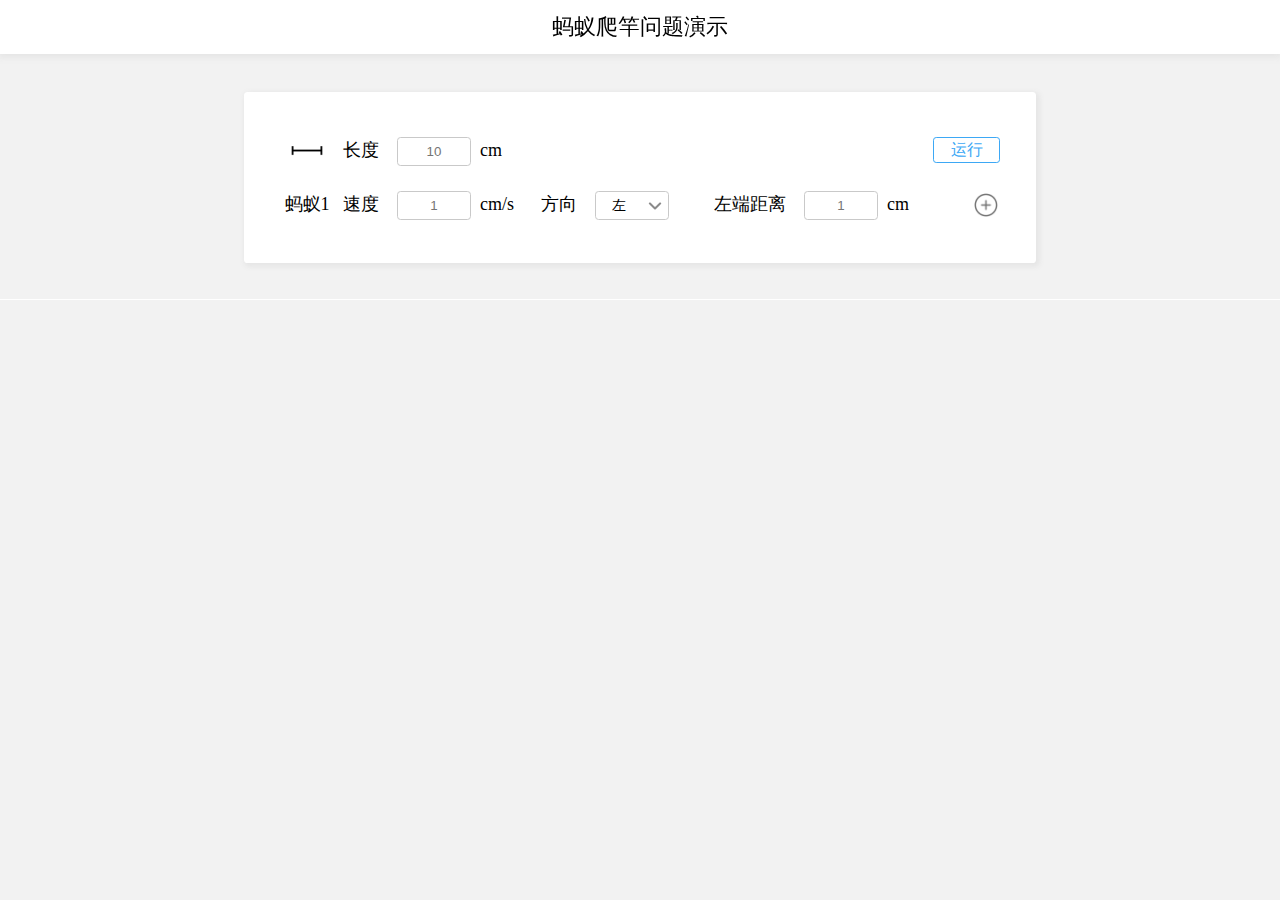
<file: web/index.html>
<!DOCTYPE html>
<html>
<head>
    <title>AntsPole</title>
    <meta charset="UTF-8">
    <link rel="stylesheet" type="text/css" href="./css/index.css">
</head>
<body>
<div class="body">
    <div class="header">蚂蚁爬竿问题演示</div>
    <div class="main">
        <div class="main-content">
            <div class="panel1">
                <div class="panel1-line">
                    <div class="panel1-line-icon"></div>
                    <div class="panel1-line-item">长度</div>
                    <div class="panel1-line-input-box">
                        <input class="panel1-line-input" placeholder="10" id="pole-len">
                    </div>
                    <div class="panel1-line-item">cm</div>
                    <div class="run-button">运行</div>
                </div>
                <div class="panel1-line">
                    <div class="panel1-line-icon panel1-line-ant-name">蚂蚁1</div>
                    <div class="panel1-line-item">速度</div>
                    <div class="panel1-line-input-box">
                        <input class="panel1-line-input ant-speed" placeholder="1">
                    </div>
                    <div class="panel1-line-item">cm/s</div>
                    <div class="panel1-line-item">方向</div>
                    <div class="panel1-line-switch-box">
                        <div class="panel1-line-switch-item">
                            <div class="panel1-line-switched">左</div>
                            <div class="panel1-line-bottom-arrow"></div>
                        </div>
                        <div class="panel1-line-switch-items-hidden">
                            <div class="panel1-line-switch-item-hidden switch-left" >左</div>
                            <div class="panel1-line-switch-item-hidden switch-right">右</div>
                            <div class="panel1-line-switch-item-hidden switch-both">随机</div>
                        </div>
                    </div>
                    <div class="panel1-line-item">&nbsp;&nbsp;</div>
                    <div class="panel1-line-item">左端距离</div>
                    <div class="panel1-line-input-box">
                        <input class="panel1-line-input ant-dist" placeholder="1">
                    </div>
                    <div class="panel1-line-item">cm</div>
                    <div class="panel1-line-add" id="add-ant"></div>
                </div>
                <div class="panel1-line">
                    <div class="panel1-line-icon panel1-line-ant-name">蚂蚁2</div>
                    <div class="panel1-line-item">速度</div>
                    <div class="panel1-line-input-box">
                        <input class="panel1-line-input ant-speed">
                    </div>
                    <div class="panel1-line-item">cm/s</div>
                    <div class="panel1-line-item">方向</div>
                    <div class="panel1-line-switch-box">
                        <div class="panel1-line-switch-item">
                            <div class="panel1-line-switched">左</div>
                            <div class="panel1-line-bottom-arrow"></div>
                        </div>
                        <div class="panel1-line-switch-items-hidden">
                            <div class="panel1-line-switch-item-hidden switch-left">左</div>
                            <div class="panel1-line-switch-item-hidden switch-right">右</div>
                            <div class="panel1-line-switch-item-hidden switch-both">均可</div>
                        </div>
                    </div>
                    <div class="panel1-line-item">&nbsp;&nbsp;</div>
                    <div class="panel1-line-item">左端距离</div>
                    <div class="panel1-line-input-box">
                        <input class="panel1-line-input ant-dist">
                    </div>
                    <div class="panel1-line-item">cm</div>
                    <div class="panel1-line-close"></div>
                </div>
            </div>
            <div class="panel"></div>
        </div>
        <div class="hidden-content"></div>
    </div>
</div>
</body>
<script src="js/jquery-3.2.1.min.js"></script>
<script src="js/index.js"></script>
</html>
</file>
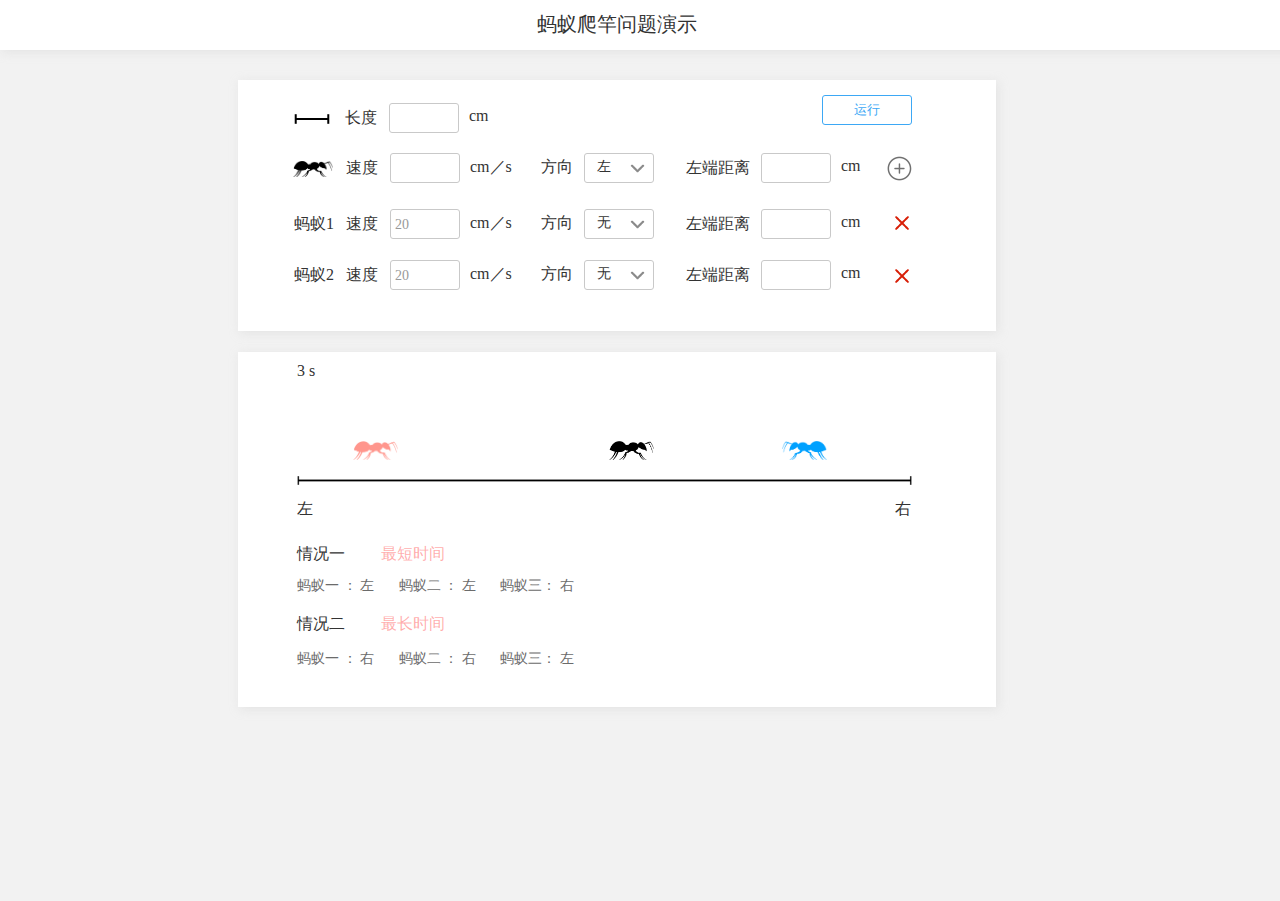
<file: design/ant/index.html>
﻿<!DOCTYPE html>
<html>
  <head>
    <title>index</title>
    <meta http-equiv="X-UA-Compatible" content="IE=edge"/>
    <meta http-equiv="content-type" content="text/html; charset=utf-8"/>
    <meta name="apple-mobile-web-app-capable" content="yes"/>
    <link href="resources/css/jquery-ui-themes.css" type="text/css" rel="stylesheet"/>
    <link href="resources/css/axure_rp_page.css" type="text/css" rel="stylesheet"/>
    <link href="data/styles.css" type="text/css" rel="stylesheet"/>
    <link href="files/index/styles.css" type="text/css" rel="stylesheet"/>
    <script src="resources/scripts/jquery-1.7.1.min.js"></script>
    <script src="resources/scripts/jquery-ui-1.8.10.custom.min.js"></script>
    <script src="resources/scripts/prototypePre.js"></script>
    <script src="data/document.js"></script>
    <script src="resources/scripts/prototypePost.js"></script>
    <script src="files/index/data.js"></script>
    <script type="text/javascript">
      $axure.utils.getTransparentGifPath = function() { return 'resources/images/transparent.gif'; };
      $axure.utils.getOtherPath = function() { return 'resources/Other.html'; };
      $axure.utils.getReloadPath = function() { return 'resources/reload.html'; };
    </script>
  </head>
  <body>
    <div id="base" class="">

      <!-- Unnamed (矩形) -->
      <div id="u0" class="ax_default box_2">
        <div id="u0_div" class=""></div>
        <!-- Unnamed () -->
        <div id="u1" class="text" style="display:none; visibility: hidden">
          <p><span></span></p>
        </div>
      </div>

      <!-- Unnamed (图片) -->
      <div id="u2" class="ax_default _图片">
        <img id="u2_img" class="img " src="images/index/u2.png"/>
        <!-- Unnamed () -->
        <div id="u3" class="text" style="display:none; visibility: hidden">
          <p><span></span></p>
        </div>
      </div>

      <!-- Unnamed (矩形) -->
      <div id="u4" class="ax_default label">
        <div id="u4_div" class=""></div>
        <!-- Unnamed () -->
        <div id="u5" class="text">
          <p><span>长度</span></p>
        </div>
      </div>

      <!-- Unnamed (组合) -->
      <div id="u6" class="ax_default" data-left="389" data-top="103" data-width="70" data-height="30">

        <!-- boeder01 (矩形) -->
        <div id="u7" class="ax_default box_1" data-label="boeder01">
          <div id="u7_div" class=""></div>
          <!-- Unnamed () -->
          <div id="u8" class="text" style="display:none; visibility: hidden">
            <p><span></span></p>
          </div>
        </div>

        <!-- Unnamed (文本框) -->
        <div id="u9" class="ax_default text_field">
          <input id="u9_input" type="number" value=""/>
        </div>
      </div>

      <!-- Unnamed (矩形) -->
      <div id="u10" class="ax_default label">
        <div id="u10_div" class=""></div>
        <!-- Unnamed () -->
        <div id="u11" class="text">
          <p><span>cm</span></p>
        </div>
      </div>

      <!-- Unnamed (图片) -->
      <div id="u12" class="ax_default _图片">
        <img id="u12_img" class="img " src="images/index/u12.png"/>
        <!-- Unnamed () -->
        <div id="u13" class="text" style="display:none; visibility: hidden">
          <p><span></span></p>
        </div>
      </div>

      <!-- Unnamed (矩形) -->
      <div id="u14" class="ax_default label">
        <div id="u14_div" class=""></div>
        <!-- Unnamed () -->
        <div id="u15" class="text">
          <p><span>速度</span></p>
        </div>
      </div>

      <!-- Unnamed (组合) -->
      <div id="u16" class="ax_default" data-left="390" data-top="153" data-width="70" data-height="30">

        <!-- boeder01 (矩形) -->
        <div id="u17" class="ax_default box_1" data-label="boeder01">
          <div id="u17_div" class=""></div>
          <!-- Unnamed () -->
          <div id="u18" class="text" style="display:none; visibility: hidden">
            <p><span></span></p>
          </div>
        </div>

        <!-- Unnamed (文本框) -->
        <div id="u19" class="ax_default text_field">
          <input id="u19_input" type="password" value=""/>
        </div>
      </div>

      <!-- Unnamed (矩形) -->
      <div id="u20" class="ax_default label">
        <div id="u20_div" class=""></div>
        <!-- Unnamed () -->
        <div id="u21" class="text">
          <p><span>cm／s</span></p>
        </div>
      </div>

      <!-- Unnamed (矩形) -->
      <div id="u22" class="ax_default label">
        <div id="u22_div" class=""></div>
        <!-- Unnamed () -->
        <div id="u23" class="text">
          <p><span>方向</span></p>
        </div>
      </div>

      <!-- Unnamed (组合) -->
      <div id="u24" class="ax_default" data-left="584" data-top="153" data-width="70" data-height="30">

        <!-- Unnamed (矩形) -->
        <div id="u25" class="ax_default box_1">
          <div id="u25_div" class=""></div>
          <!-- Unnamed () -->
          <div id="u26" class="text" style="display:none; visibility: hidden">
            <p><span></span></p>
          </div>
        </div>

        <!-- Unnamed (矩形) -->
        <div id="u27" class="ax_default _三级标题">
          <div id="u27_div" class=""></div>
          <!-- Unnamed () -->
          <div id="u28" class="text">
            <p><span>左</span></p>
          </div>
        </div>

        <!-- Unnamed (图片) -->
        <div id="u29" class="ax_default _图片">
          <img id="u29_img" class="img " src="images/index/u29.png"/>
          <!-- Unnamed () -->
          <div id="u30" class="text" style="display:none; visibility: hidden">
            <p><span></span></p>
          </div>
        </div>
      </div>

      <!-- Unnamed (矩形) -->
      <div id="u31" class="ax_default label">
        <div id="u31_div" class=""></div>
        <!-- Unnamed () -->
        <div id="u32" class="text">
          <p><span>左端距离</span></p>
        </div>
      </div>

      <!-- Unnamed (组合) -->
      <div id="u33" class="ax_default" data-left="761" data-top="153" data-width="70" data-height="30">

        <!-- boeder01 (矩形) -->
        <div id="u34" class="ax_default box_1" data-label="boeder01">
          <div id="u34_div" class=""></div>
          <!-- Unnamed () -->
          <div id="u35" class="text" style="display:none; visibility: hidden">
            <p><span></span></p>
          </div>
        </div>

        <!-- Unnamed (文本框) -->
        <div id="u36" class="ax_default text_field">
          <input id="u36_input" type="password" value=""/>
        </div>
      </div>

      <!-- Unnamed (矩形) -->
      <div id="u37" class="ax_default label">
        <div id="u37_div" class=""></div>
        <!-- Unnamed () -->
        <div id="u38" class="text">
          <p><span>cm</span></p>
        </div>
      </div>

      <!-- Unnamed (图片) -->
      <div id="u39" class="ax_default _图片">
        <img id="u39_img" class="img " src="images/index/u39.png"/>
        <!-- Unnamed () -->
        <div id="u40" class="text" style="display:none; visibility: hidden">
          <p><span></span></p>
        </div>
      </div>

      <!-- 11 (矩形) -->
      <div id="u41" class="ax_default _默认样式" data-label="11">
        <div id="u41_div" class=""></div>
        <!-- Unnamed () -->
        <div id="u42" class="text">
          <p><span>运行</span></p>
        </div>
      </div>

      <!-- Unnamed (矩形) -->
      <div id="u43" class="ax_default box_2">
        <div id="u43_div" class=""></div>
        <!-- Unnamed () -->
        <div id="u44" class="text" style="display:none; visibility: hidden">
          <p><span></span></p>
        </div>
      </div>

      <!-- Unnamed (矩形) -->
      <div id="u45" class="ax_default label">
        <div id="u45_div" class=""></div>
        <!-- Unnamed () -->
        <div id="u46" class="text">
          <p><span>蚂蚁爬竿问题演示</span></p>
        </div>
      </div>

      <!-- Unnamed (矩形) -->
      <div id="u47" class="ax_default box_2">
        <div id="u47_div" class=""></div>
        <!-- Unnamed () -->
        <div id="u48" class="text" style="display:none; visibility: hidden">
          <p><span></span></p>
        </div>
      </div>

      <!-- Unnamed (图片) -->
      <div id="u49" class="ax_default _图片">
        <img id="u49_img" class="img " src="images/index/u49.png"/>
        <!-- Unnamed () -->
        <div id="u50" class="text" style="display:none; visibility: hidden">
          <p><span></span></p>
        </div>
      </div>

      <!-- Unnamed (图片) -->
      <div id="u51" class="ax_default _图片">
        <img id="u51_img" class="img " src="images/index/u51.png"/>
        <!-- Unnamed () -->
        <div id="u52" class="text" style="display:none; visibility: hidden">
          <p><span></span></p>
        </div>
      </div>

      <!-- Unnamed (图片) -->
      <div id="u53" class="ax_default _图片">
        <img id="u53_img" class="img " src="images/index/u53.png"/>
        <!-- Unnamed () -->
        <div id="u54" class="text" style="display:none; visibility: hidden">
          <p><span></span></p>
        </div>
      </div>

      <!-- Unnamed (图片) -->
      <div id="u55" class="ax_default _图片">
        <img id="u55_img" class="img " src="images/index/u12.png"/>
        <!-- Unnamed () -->
        <div id="u56" class="text" style="display:none; visibility: hidden">
          <p><span></span></p>
        </div>
      </div>

      <!-- Unnamed (图片) -->
      <div id="u57" class="ax_default _图片">
        <img id="u57_img" class="img " src="images/index/u57.png"/>
        <!-- Unnamed () -->
        <div id="u58" class="text" style="display:none; visibility: hidden">
          <p><span></span></p>
        </div>
      </div>

      <!-- Unnamed (图片) -->
      <div id="u59" class="ax_default _图片">
        <img id="u59_img" class="img " src="images/index/u57.png"/>
        <!-- Unnamed () -->
        <div id="u60" class="text" style="display:none; visibility: hidden">
          <p><span></span></p>
        </div>
      </div>

      <!-- Unnamed (矩形) -->
      <div id="u61" class="ax_default label">
        <div id="u61_div" class=""></div>
        <!-- Unnamed () -->
        <div id="u62" class="text">
          <p><span>速度</span></p>
        </div>
      </div>

      <!-- Unnamed (组合) -->
      <div id="u63" class="ax_default" data-left="390" data-top="209" data-width="70" data-height="30">

        <!-- boeder01 (矩形) -->
        <div id="u64" class="ax_default box_1" data-label="boeder01">
          <div id="u64_div" class=""></div>
          <!-- Unnamed () -->
          <div id="u65" class="text" style="display:none; visibility: hidden">
            <p><span></span></p>
          </div>
        </div>

        <!-- Unnamed (文本框) -->
        <div id="u66" class="ax_default text_field">
          <input id="u66_input" type="number" value="&nbsp; 20"/>
        </div>
      </div>

      <!-- Unnamed (矩形) -->
      <div id="u67" class="ax_default label">
        <div id="u67_div" class=""></div>
        <!-- Unnamed () -->
        <div id="u68" class="text">
          <p><span>cm／s</span></p>
        </div>
      </div>

      <!-- Unnamed (矩形) -->
      <div id="u69" class="ax_default label">
        <div id="u69_div" class=""></div>
        <!-- Unnamed () -->
        <div id="u70" class="text">
          <p><span>方向</span></p>
        </div>
      </div>

      <!-- Unnamed (组合) -->
      <div id="u71" class="ax_default" data-left="584" data-top="209" data-width="70" data-height="30">

        <!-- Unnamed (矩形) -->
        <div id="u72" class="ax_default box_1">
          <div id="u72_div" class=""></div>
          <!-- Unnamed () -->
          <div id="u73" class="text" style="display:none; visibility: hidden">
            <p><span></span></p>
          </div>
        </div>

        <!-- Unnamed (矩形) -->
        <div id="u74" class="ax_default _三级标题">
          <div id="u74_div" class=""></div>
          <!-- Unnamed () -->
          <div id="u75" class="text">
            <p><span>无</span></p>
          </div>
        </div>

        <!-- Unnamed (图片) -->
        <div id="u76" class="ax_default _图片">
          <img id="u76_img" class="img " src="images/index/u29.png"/>
          <!-- Unnamed () -->
          <div id="u77" class="text" style="display:none; visibility: hidden">
            <p><span></span></p>
          </div>
        </div>
      </div>

      <!-- Unnamed (矩形) -->
      <div id="u78" class="ax_default label">
        <div id="u78_div" class=""></div>
        <!-- Unnamed () -->
        <div id="u79" class="text">
          <p><span>左端距离</span></p>
        </div>
      </div>

      <!-- Unnamed (组合) -->
      <div id="u80" class="ax_default" data-left="761" data-top="209" data-width="70" data-height="30">

        <!-- boeder01 (矩形) -->
        <div id="u81" class="ax_default box_1" data-label="boeder01">
          <div id="u81_div" class=""></div>
          <!-- Unnamed () -->
          <div id="u82" class="text" style="display:none; visibility: hidden">
            <p><span></span></p>
          </div>
        </div>

        <!-- Unnamed (文本框) -->
        <div id="u83" class="ax_default text_field" title="50">
          <input id="u83_input" type="number" value="" title="50"/>
        </div>
      </div>

      <!-- Unnamed (矩形) -->
      <div id="u84" class="ax_default label">
        <div id="u84_div" class=""></div>
        <!-- Unnamed () -->
        <div id="u85" class="text">
          <p><span>cm</span></p>
        </div>
      </div>

      <!-- Unnamed (矩形) -->
      <div id="u86" class="ax_default label">
        <div id="u86_div" class=""></div>
        <!-- Unnamed () -->
        <div id="u87" class="text">
          <p><span>蚂蚁1</span></p>
        </div>
      </div>

      <!-- Unnamed (矩形) -->
      <div id="u88" class="ax_default label">
        <div id="u88_div" class=""></div>
        <!-- Unnamed () -->
        <div id="u89" class="text">
          <p><span>速度</span></p>
        </div>
      </div>

      <!-- Unnamed (组合) -->
      <div id="u90" class="ax_default" data-left="390" data-top="260" data-width="70" data-height="30">

        <!-- boeder01 (矩形) -->
        <div id="u91" class="ax_default box_1" data-label="boeder01">
          <div id="u91_div" class=""></div>
          <!-- Unnamed () -->
          <div id="u92" class="text" style="display:none; visibility: hidden">
            <p><span></span></p>
          </div>
        </div>

        <!-- Unnamed (文本框) -->
        <div id="u93" class="ax_default text_field">
          <input id="u93_input" type="number" value="&nbsp; 20"/>
        </div>
      </div>

      <!-- Unnamed (矩形) -->
      <div id="u94" class="ax_default label">
        <div id="u94_div" class=""></div>
        <!-- Unnamed () -->
        <div id="u95" class="text">
          <p><span>cm／s</span></p>
        </div>
      </div>

      <!-- Unnamed (矩形) -->
      <div id="u96" class="ax_default label">
        <div id="u96_div" class=""></div>
        <!-- Unnamed () -->
        <div id="u97" class="text">
          <p><span>方向</span></p>
        </div>
      </div>

      <!-- Unnamed (组合) -->
      <div id="u98" class="ax_default" data-left="584" data-top="260" data-width="70" data-height="30">

        <!-- Unnamed (矩形) -->
        <div id="u99" class="ax_default box_1">
          <div id="u99_div" class=""></div>
          <!-- Unnamed () -->
          <div id="u100" class="text" style="display:none; visibility: hidden">
            <p><span></span></p>
          </div>
        </div>

        <!-- Unnamed (矩形) -->
        <div id="u101" class="ax_default _三级标题">
          <div id="u101_div" class=""></div>
          <!-- Unnamed () -->
          <div id="u102" class="text">
            <p><span>无</span></p>
          </div>
        </div>

        <!-- Unnamed (图片) -->
        <div id="u103" class="ax_default _图片">
          <img id="u103_img" class="img " src="images/index/u29.png"/>
          <!-- Unnamed () -->
          <div id="u104" class="text" style="display:none; visibility: hidden">
            <p><span></span></p>
          </div>
        </div>
      </div>

      <!-- Unnamed (矩形) -->
      <div id="u105" class="ax_default label">
        <div id="u105_div" class=""></div>
        <!-- Unnamed () -->
        <div id="u106" class="text">
          <p><span>左端距离</span></p>
        </div>
      </div>

      <!-- Unnamed (组合) -->
      <div id="u107" class="ax_default" data-left="761" data-top="260" data-width="70" data-height="30">

        <!-- boeder01 (矩形) -->
        <div id="u108" class="ax_default box_1" data-label="boeder01">
          <div id="u108_div" class=""></div>
          <!-- Unnamed () -->
          <div id="u109" class="text" style="display:none; visibility: hidden">
            <p><span></span></p>
          </div>
        </div>

        <!-- Unnamed (文本框) -->
        <div id="u110" class="ax_default text_field" title="70">
          <input id="u110_input" type="number" value="" title="70"/>
        </div>
      </div>

      <!-- Unnamed (矩形) -->
      <div id="u111" class="ax_default label">
        <div id="u111_div" class=""></div>
        <!-- Unnamed () -->
        <div id="u112" class="text">
          <p><span>cm</span></p>
        </div>
      </div>

      <!-- Unnamed (矩形) -->
      <div id="u113" class="ax_default label">
        <div id="u113_div" class=""></div>
        <!-- Unnamed () -->
        <div id="u114" class="text">
          <p><span>蚂蚁2</span></p>
        </div>
      </div>

      <!-- Unnamed (矩形) -->
      <div id="u115" class="ax_default label">
        <div id="u115_div" class=""></div>
        <!-- Unnamed () -->
        <div id="u116" class="text">
          <p><span>3 s</span></p>
        </div>
      </div>

      <!-- Unnamed (矩形) -->
      <div id="u117" class="ax_default label">
        <div id="u117_div" class=""></div>
        <!-- Unnamed () -->
        <div id="u118" class="text">
          <p><span>左</span></p>
        </div>
      </div>

      <!-- Unnamed (矩形) -->
      <div id="u119" class="ax_default label">
        <div id="u119_div" class=""></div>
        <!-- Unnamed () -->
        <div id="u120" class="text">
          <p><span>右</span></p>
        </div>
      </div>

      <!-- Unnamed (矩形) -->
      <div id="u121" class="ax_default label">
        <div id="u121_div" class=""></div>
        <!-- Unnamed () -->
        <div id="u122" class="text">
          <p><span>情况一</span></p>
        </div>
      </div>

      <!-- Unnamed (矩形) -->
      <div id="u123" class="ax_default label">
        <div id="u123_div" class=""></div>
        <!-- Unnamed () -->
        <div id="u124" class="text">
          <p><span>最短时间</span></p>
        </div>
      </div>

      <!-- Unnamed (矩形) -->
      <div id="u125" class="ax_default label">
        <div id="u125_div" class=""></div>
        <!-- Unnamed () -->
        <div id="u126" class="text">
          <p><span>情况二</span></p>
        </div>
      </div>

      <!-- Unnamed (矩形) -->
      <div id="u127" class="ax_default label">
        <div id="u127_div" class=""></div>
        <!-- Unnamed () -->
        <div id="u128" class="text">
          <p><span>最长时间</span></p>
        </div>
      </div>

      <!-- Unnamed (矩形) -->
      <div id="u129" class="ax_default label">
        <div id="u129_div" class=""></div>
        <!-- Unnamed () -->
        <div id="u130" class="text">
          <p><span>蚂蚁一 ： 左&nbsp; &nbsp; &nbsp;&nbsp; 蚂蚁二 ： 左&nbsp; &nbsp; &nbsp;&nbsp; 蚂蚁三： 右&nbsp; </span></p>
        </div>
      </div>

      <!-- Unnamed (矩形) -->
      <div id="u131" class="ax_default label">
        <div id="u131_div" class=""></div>
        <!-- Unnamed () -->
        <div id="u132" class="text">
          <p><span>蚂蚁一 ： 右&nbsp; &nbsp; &nbsp;&nbsp; 蚂蚁二 ： 右&nbsp; &nbsp; &nbsp;&nbsp; 蚂蚁三： 左 </span></p>
        </div>
      </div>

      <!-- Unnamed (矩形) -->
      <div id="u133" class="ax_default box_2">
        <div id="u133_div" class=""></div>
        <!-- Unnamed () -->
        <div id="u134" class="text" style="display:none; visibility: hidden">
          <p><span></span></p>
        </div>
      </div>
    </div>
  </body>
</html>
</file>
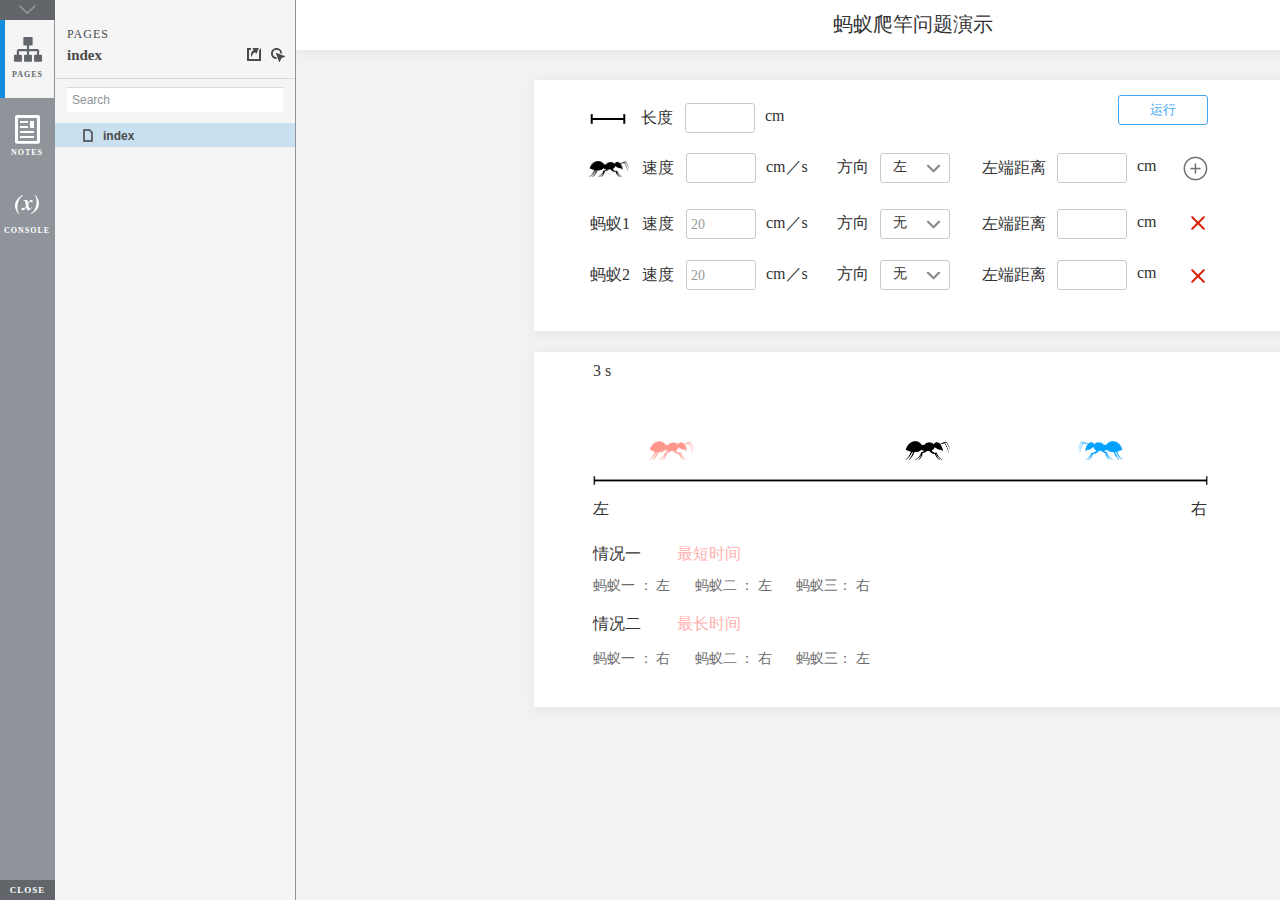
<file: design/ant/start.html>
<!DOCTYPE html>
<html xmlns="http://www.w3.org/1999/xhtml" xml:lang="en" lang="en">
<head>
    <title>Untitled Document</title>
    <meta http-equiv="X-UA-Compatible" content="IE=edge"/>
    <meta http-equiv="content-type" content="text/html; charset=utf-8" />
    <meta name="viewport" content="width=device-width, initial-scale=1.0" />
    <meta name="apple-mobile-web-app-capable" content="yes" />
    <link type="text/css" href="resources/css/reset.css" rel="Stylesheet" />
    <link type="text/css" href="resources/css/default.css" rel="Stylesheet" />
    <!--<link href='https://fonts.googleapis.com/css?family=Nunito:300' rel='stylesheet' type='text/css'>-->

    <script type="text/javascript">
        if (location.href.toString().indexOf('file://localhost/') == 0) {
            location.href = location.href.toString().replace('file://localhost/', 'file:///');
        }
    </script>

    <!-- 8.0.0.3338 -->
<script src="resources/scripts/jquery-1.7.1.min.js"></script>
<script src="resources/scripts/startPre.js"></script>
<script src="data/document.js"></script>

    <style type="text/css">

#outerContainer {
	width:1000px;
	height:1500px;
}

.vsplitbar {
    width: 3px;
    /*background: #B9B9B9;*/
    border-right: 1px solid #8f949a;
}

.vsplitbar:hover, .vsplitbar.active {
    background: #8f949a;
}

#rightPanel {
    background-color: White;
}

/*#leftPanel {
    min-width: 120px;
}*/

.splitterMask {
   position:absolute;
   top: 0;
   left: 0;
   width: 100%;
   height: 100%;
   overflow: hidden;
   background-image: url(resources/images/transparent.gif);
   z-index: 20000;
}

    </style>
    <script type="text/javascript" language="JavaScript"><!--
        var SITEMAP_COLLAPSE_VAR_NAME = 'c';
        var PLUGIN_VAR_NAME = 'g';
        var FOOTNOTES_VAR_NAME = 'fn';
        var ADAPTIVE_VIEW_VAR_NAME = 'view';
        var lastLeftPanelWidth = 295;
        var toolBarOnly = true;

        // isolate scope
        (function() {
            setUpController();
            
            var configuration = $axure.document.configuration;
            var _settings = {};
            _settings.projectId = configuration.prototypeId;
            _settings.isAxshare = configuration.isAxshare;
            _settings.loadFeedbackPlugin = configuration.loadFeedbackPlugin;
            var cHash = getHashStringVar(SITEMAP_COLLAPSE_VAR_NAME);
            _settings.startCollapsed = cHash == "1";
            if(cHash == "2") closePlayer();
            var gHash = getHashStringVar(PLUGIN_VAR_NAME);
            if(gHash == "") gHash = 1;
            _settings.startPluginGid = gHash;

            $axure.player.settings = _settings;

            $(window).bind('load', function() {
                if(CHROME_5_LOCAL && !$('body').attr('pluginDetected')) {
                    window.location = 'resources/chrome/chrome.html';
                }
            });

            $(document).ready(function() {
                $axure.page.bind('load.start', mainFrame_onload);
                $axure.messageCenter.addMessageListener(messageCenter_message);

                $(document).on('pluginShown', function (event, data) {
                    setVarInCurrentUrlHash('g', data ? data : '');
                });

                $(document).on('pluginCreated', function(event, data) {
                    if($axure.player.settings.startPluginGid == data) {
                        $axure.player.showPlugin(data);
                    }
                });

                if($axure.player.settings.loadFeedbackPlugin) {
                    if($axure.player.settings.isAxshare) {
                        $axure.utils.loadJS('/Scripts/plugins/feedback/feedback8.js');
                    } else {
                        $axure.utils.loadJS('http://share.axure.com/Scripts/plugins/feedback/feedback8.js');
                    }
                }

                if(navigator.userAgent.indexOf("MSIE") >= 0) $('#outerContainer').width('100%');
                initialize();
                if($axure.player.settings.startCollapsed) $('#outerContainer').splitter({ sizeLeft: 0 });
                else $('#outerContainer').splitter({ sizeLeft: lastLeftPanelWidth });
                $('#leftPanel').width(lastLeftPanelWidth);
                
                $(window).resize(function() { resizeContent(); });

                $('#maximizePanelContainer').hide();

                initializeLogo();

                $(window).resize();
                resizeContent();
                
                $axure.player.collapseToBar();

                if($axure.player.settings.startCollapsed) {
                    collapse();
                    $('#leftPanel').width(0);
                }

                if(MOBILE_DEVICE) {
                    $('#interfaceControlFrameMinimizeContainer').height('45px');
                    $('#interfaceControlFrameMinimizeContainer a').height('45px');
                    $('#interfaceControlFrameHeaderContainer').css('margin-top','45px');
                    $('#interfaceControlFrameCloseContainer a').css('padding','10px 0px');
                    $('#maximizePanelContainer').height('45px');//.css('top','inherit').css('bottom','0px');

                    $('body').removeClass('hashover');

                    if(IOS) {
                        $('#rightPanel').css('overflow', 'auto').css('-webkit-overflow-scrolling', 'touch').css('-ms-overflow-x', 'hidden');

                        window.addEventListener("orientationchange", function() {
                            var viewport = document.querySelector("meta[name=viewport]");
                            //so iOS doesn't zoom when switching back to portrait
                            viewport.setAttribute('content', 'width=device-width, initial-scale=1.0, maximum-scale=1.0');
                            viewport.setAttribute('content', 'width=device-width, initial-scale=1.0');
                            resizeContent();
                        }, false);

                        $axure.page.bind('load.start', function() {
                            resizeContent();
                        });
                    }
                }

            });

            function initialize() {
                var legacyQString = getQueryString("Page");
                if (legacyQString.length > 0) {
                    location.href = location.href.substring(0, location.href.indexOf("?")) + "#p=" + legacyQString;
                    return;
                }

                var mainFrame = document.getElementById("mainFrame");
                mainFrame.contentWindow.location.href = getInitialUrl();
            }

            function initializeLogo() {
                if($axure.document.configuration.logoImagePath) {
                    var image = new Image();
                    image.onload = function() {
                        $('#logoImage').css('max-width', this.width + 'px');
                        $axure.player.resizeContent();
                    };
                    image.src = $axure.document.configuration.logoImagePath;
                
                    $('#interfaceControlFrameLogoImageContainer').html('<img id="logoImage" src="" />');
                    $('#logoImage').attr('src', $axure.document.configuration.logoImagePath).load(function() { resizeContent(); });
                } else $('#interfaceControlFrameLogoImageContainer').hide();

                if ($axure.document.configuration.logoImageCaption) {
                    $('#interfaceControlFrameLogoCaptionContainer').html($axure.document.configuration.logoImageCaption);
                } else $('#interfaceControlFrameLogoCaptionContainer').hide();

                if(!$('#interfaceControlFrameLogoImageContainer').is(':visible') && !$('#interfaceControlFrameLogoCaptionContainer').is(':visible')) {
                    $('#interfaceControlFrameLogoContainer').hide();
                }
            }

            var resizeContent = $axure.player.resizeContent = function() {
                var newHeight = $(window).height();
                var newWidth = $(window).width();

                var controlContainerHeight = newHeight;// - 30;
                if($('#interfaceControlFrameLogoContainer').is(':visible')) controlContainerHeight -= $('#interfaceControlFrameLogoContainer').outerHeight();// + 16;

                $('#outerContainer').height(newHeight).width(newWidth);
                $('.vsplitbar').height(newHeight);
                $('#leftPanel').height(newHeight);
                $('#interfaceControlFrame').height(newHeight);
                $('#interfaceControlFrameContainer').height(newHeight);
                $('#interfaceControlFrameHostContainer').height(controlContainerHeight);

                $('#rightPanel').height(newHeight);
                $('#mainFrame').height(newHeight);

                if($('#leftPanel').is(':visible')) $('#rightPanel').width($(window).width() - $('#leftPanel').width() - 1);// $('.vsplitbar').width());
                else $('#rightPanel').width($(window).width());

                $(document).trigger('ContainerHeightChange',[controlContainerHeight]);

                if(MOBILE_DEVICE) {
                    if(!(getHashStringVar(ADAPTIVE_VIEW_VAR_NAME).length > 0)) $axure.messageCenter.postMessage('setAdaptiveViewForSize', {'width':newWidth, 'height':$('#rightPanel').height()});
                }
            }

            var collapseToBar = $axure.player.collapseToBar = function() {
                lastLeftPanelWidth = $('#leftPanel').width();
                $('#leftPanel').width('55px');
                $('.vsplitbar').hide();
                $('#rightPanel').width($(window).width() - $('#leftPanel').width());
                $(window).resize();
                $('#outerContainer').trigger('resize');
                toolBarOnly = true;
            }

            var expandFromBar = $axure.player.expandFromBar = function() {
                if($('.vsplitbar').is(':visible')) return;

                $('#leftPanel').width(lastLeftPanelWidth);
                $('.vsplitbar').show();
                $('#rightPanel').width($(window).width() - $('#leftPanel').width() - 1);// $('.vsplitbar').width());
                $(window).resize();
                $('#outerContainer').trigger('resize');
                toolBarOnly = false;
            }

        })();

        function messageCenter_message(message, data) {
            if(message == 'expandFrame') expand();
            else if(message == 'getCollapseFrameOnLoad' && $axure.player.settings.startCollapsed && !MOBILE_DEVICE) $axure.messageCenter.postMessage('collapseFrameOnLoad');
        }

        
        function getInitialUrl() {
            var pageName = getHashStringVar("p");
            if(pageName.length > 0) return pageName + ".html";
            else {
                var url = getFirstPageUrl($axure.document.sitemap.rootNodes);
                return (url ? url : "about:blank");
            }
        }

        function getFirstPageUrl(nodes) {
            for (var i = 0; i < nodes.length; i++) {
                var node = nodes[i];
                if (node.url) return node.url;
                else {
                    var hasChildren = (node.children && node.children.length > 0);
                    if (hasChildren) {
                        var url = getFirstPageUrl(node.children);
                        if (url) return url;
                    }
                }
            }
            return null;
        }

        function closePlayer() {
            if($axure.page.location) window.location.href = $axure.page.location;
            else {
                var pageFile = getInitialUrl();
                var currentLocation = window.location.toString();
                window.location.href = currentLocation.substr(0, currentLocation.lastIndexOf("/") + 1) + pageFile;
            }
        }

        function replaceHash(newHash) {
            var currentLocWithoutHash = window.location.toString().split('#')[0];

            //We use replace so that every hash change doesn't get appended to the history stack.
            //We use replaceState in browsers that support it, else replace the location
            if(typeof window.history.replaceState != 'undefined') {
                try {
                    //Chrome 45 (Version 45.0.2454.85 m) started throwing an error here when generated locally (this only happens with sitemap open) which broke all interactions.
                    //try catch breaks the url adjusting nicely when the sitemap is open, but all interactions and forward and back buttons work.
                    //Uncaught SecurityError: Failed to execute 'replaceState' on 'History': A history state object with URL 'file:///C:/Users/Ian/Documents/Axure/HTML/Untitled/start.html#p=home' cannot be created in a document with origin 'null'.
                    window.history.replaceState(null, null, currentLocWithoutHash + newHash);
                } catch(ex) {}
            } else {
                window.location.replace(currentLocWithoutHash + newHash);
            }
        }

        function collapse() {
            setVarInCurrentUrlHash('c', 1);
            if(!toolBarOnly) lastLeftPanelWidth = $('#leftPanel').width();

            $('#maximizePanelContainer').show();
            $('#leftPanel').hide();
            $('.vsplitbar').hide();
            $('#rightPanel').width($(window).width());
            $(window).resize();
            $('#outerContainer').trigger('resize');

            $(document).trigger('sidebarCollapse');

            if(MOBILE_DEVICE) {
                $('#maximizePanelContainer').animate({
                    top:$('#rightPanel').height() - $('#maximizePanelContainer').height()
                }, 300, 'swing', function() {
                    $('#maximizePanelContainer').css('top', 'inherit').css('bottom', '0px');
                });
            }
        }

        function expand() {
            if(MOBILE_DEVICE) {
                $('#maximizePanelContainer').css('top', '0px').css('bottom', 'inherit');
            }

            deleteVarFromCurrentUrlHash('c');
            $('#maximizePanelContainer').hide();
            $('#leftPanel').width(lastLeftPanelWidth);
            $('#leftPanel').show();
            if(!toolBarOnly) {
                $('.vsplitbar').show();
                $('#rightPanel').width($(window).width() - $('#leftPanel').width() - 1);
            } else {
                $axure.player.collapseToBar();
            }
            $(window).resize();
            $('#outerContainer').trigger('resize');

            $(document).trigger('sidebarExpanded');
        }


        function mainFrame_onload() {
            if($axure.page.pageName) document.title = $axure.page.pageName;
        }

        function getQueryString(query) {
            var qstring = self.location.href.split("?");
            if(qstring.length < 2) return "";
            return GetParameter(qstring, query);
        }
        
        function GetParameter(qstring, query) {
            var prms = qstring[1].split("&");
            var frmelements = new Array();
            var currprmeter, querystr = "";

            for(var i = 0; i < prms.length; i++) {
                currprmeter = prms[i].split("=");
                frmelements[i] = new Array();
                frmelements[i][0] = currprmeter[0];
                frmelements[i][1] = currprmeter[1];
            }

            for(j = 0; j < frmelements.length; j++) {
                if(frmelements[j][0].toLowerCase() == query.toLowerCase()) {
                    querystr = frmelements[j][1];
                    break;
                }
            }
            return querystr;
        }
        
        function getHashStringVar(query) {
            var qstring = self.location.href.split("#");
            if(qstring.length < 2) return "";
            return GetParameter(qstring, query);
        }

        function setHashStringVar(currentHash, varName, varVal) {
            var varWithEqual = varName + '=';
            var poundVarWithEqual = varVal === '' ? '' :  '#' + varName + '=' + varVal;
            var ampVarWithEqual = varVal === '' ? '' :  '&' + varName + '=' + varVal;
            var hashToSet = '';

            var pageIndex = currentHash.indexOf('#' + varWithEqual);
            if(pageIndex == -1) pageIndex = currentHash.indexOf('&' + varWithEqual);
            if(pageIndex != -1) {
                var newHash = currentHash.substring(0, pageIndex);

                newHash = newHash == '' ? poundVarWithEqual : newHash + ampVarWithEqual;

                var ampIndex = currentHash.indexOf('&', pageIndex + 1);
                if(ampIndex != -1) {
                    newHash = newHash == '' ? '#' + currentHash.substring(ampIndex + 1) : newHash + currentHash.substring(ampIndex);
                }
                hashToSet = newHash;
            } else if(currentHash.indexOf('#') != -1) {
                hashToSet = currentHash + ampVarWithEqual;
            } else {
                hashToSet = poundVarWithEqual;
            }

            if(hashToSet != '' || varVal == '') {
                return hashToSet;
            }

            return null;
        }

        function setVarInCurrentUrlHash(varName, varVal) {
            var newHash = setHashStringVar(window.location.hash, varName, varVal);

            if(newHash != null) {
                replaceHash(newHash);
            }
        }

        function deleteHashStringVar(currentHash, varName) {
            var varWithEqual = varName + '=';

            var pageIndex = currentHash.indexOf('#' + varWithEqual);
            if(pageIndex == -1) pageIndex = currentHash.indexOf('&' + varWithEqual);
            if(pageIndex != -1) {
                var newHash = currentHash.substring(0, pageIndex);

                var ampIndex = currentHash.indexOf('&', pageIndex + 1);

                //IF begin of string....if none blank, ELSE # instead of & and rest
                //IF in string....prefix + if none blank, ELSE &-rest
                if(newHash == '') { //beginning of string
                    newHash = ampIndex != -1 ? '#' + currentHash.substring(ampIndex + 1) : '';
                } else { //somewhere in the middle
                    newHash = newHash + (ampIndex != -1 ? currentHash.substring(ampIndex) : '');
                }

                return newHash;
            }

            return null;
        }

        function deleteVarFromCurrentUrlHash(varName) {
            var newHash = deleteHashStringVar(window.location.hash, varName);

            if(newHash != null) {
                replaceHash(newHash);
            }
        }
    --></script>
    
    <link type="text/css" rel="Stylesheet" href="plugins/sitemap/styles/sitemap.css" />
    <link type="text/css" rel="Stylesheet" href="plugins/page_notes/styles/page_notes.css" />
    <link type="text/css" rel="Stylesheet" href="plugins/debug/styles/debug.css" />
    <script src="resources/scripts/startPost.js"></script>


    <!--<link type="text/css" rel="Stylesheet" href="plugins/recordplay/styles/recordplay.css" />
    <script type="text/javascript" src="plugins/recordplay/recordplay.js"></script>-->
    

</head>
<body scroll="no" class="hashover">
    <div id="outerContainer">

        <div id="leftPanel">
            <div id="interfaceControlFrame">
                <div id="interfaceControlFrameMinimizeContainer">
                    <a title="Collapse" id="interfaceControlFrameMinimizeButton" onclick="collapse();">&nbsp;</a>
                </div>
                <div id="interfaceControlFrameHeaderContainer">
                    <ul id="interfaceControlFrameHeader"></ul>
                </div>
                <div id="interfaceControlFrameContainer">
                    <div id="interfaceControlFrameLogoContainer">
                        <div id="interfaceControlFrameLogoImageContainer"></div>
                        <div id="interfaceControlFrameLogoCaptionContainer"></div>
                    </div>
                    <div id="interfaceControlFrameHostContainer">
                    </div>
                </div>
                <div id="interfaceControlFrameCloseContainer">
                    <a title="Close" id="interfaceControlFrameCloseButton" onclick="closePlayer();">CLOSE</a>
                </div>
            </div>
        </div>
        <div id="rightPanel">
            <iframe id="mainFrame" name="mainFrame" width="100%" height="100%" src="" frameborder="0" style="display: block;" webkitallowfullscreen mozallowfullscreen allowfullscreen></iframe>
        </div>

    </div>

    <div id="maximizePanelContainer">
        <iframe id="expandFrame" src="resources/expand.html" width="100%" height="100%" scrolling="no" allowtransparency="true" frameborder="0"></iframe>
    </div>

</body>
</html>
</file>
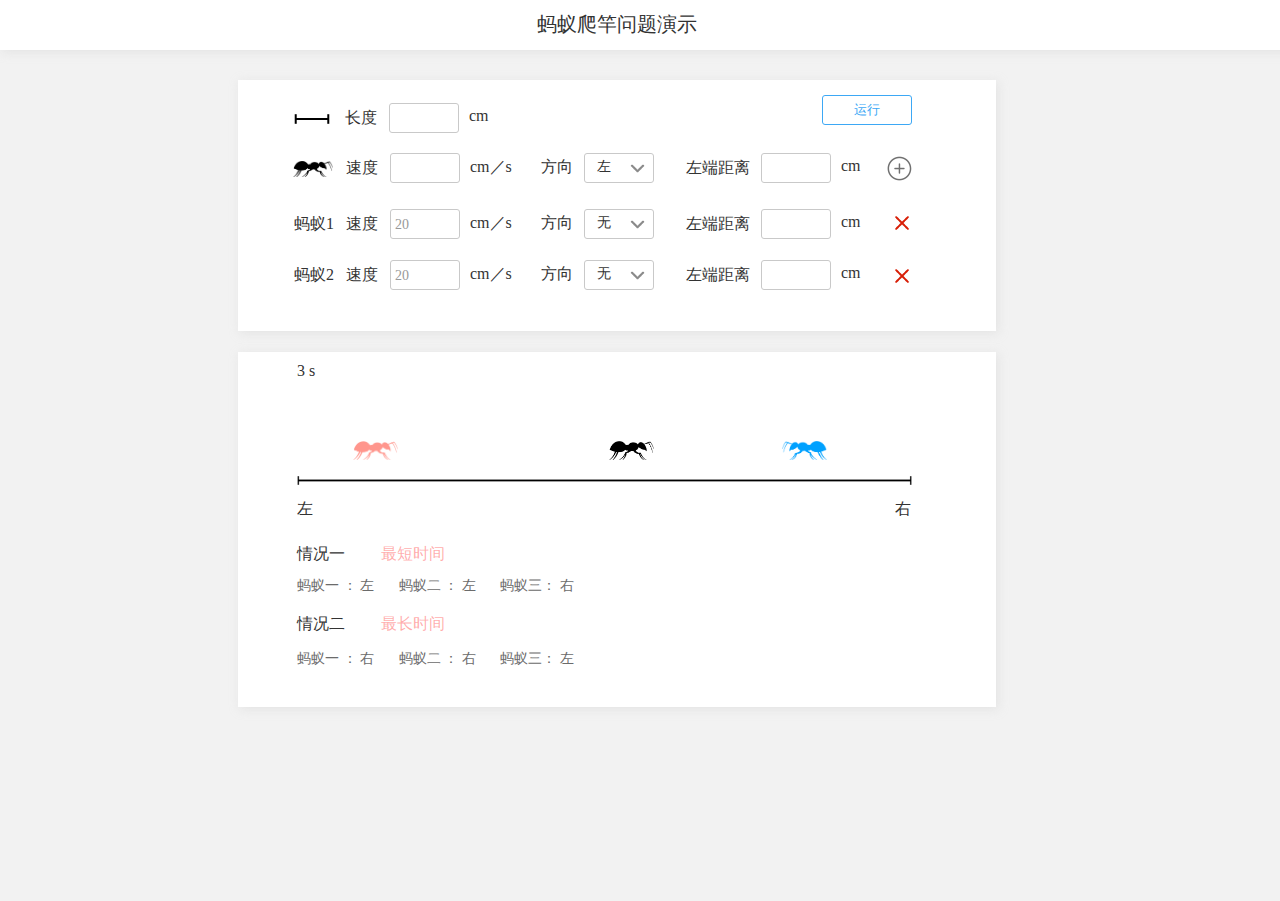
<file: design/ant/resources/reload.html>
﻿<html>
	<head>
		<title></title>
	</head>
	<body>
	
	<script language="javascript">
	function getUrl() {
      var query = window.location.hash.substring(1);
      var vars = query.split("&&&");
      for (var i=0;i<vars.length;i++) {
        var url = vars[i];
        return decodeURI(url).replace("html%23","html#");
      } 
    }

    var rel = '../';
    var url = getUrl();
    if (url.indexOf(":") > 0 && url.indexOf(":") < 10) rel = '';
	self.location.href = rel + url;
	</script>
	
	</body>
</html>
</file>
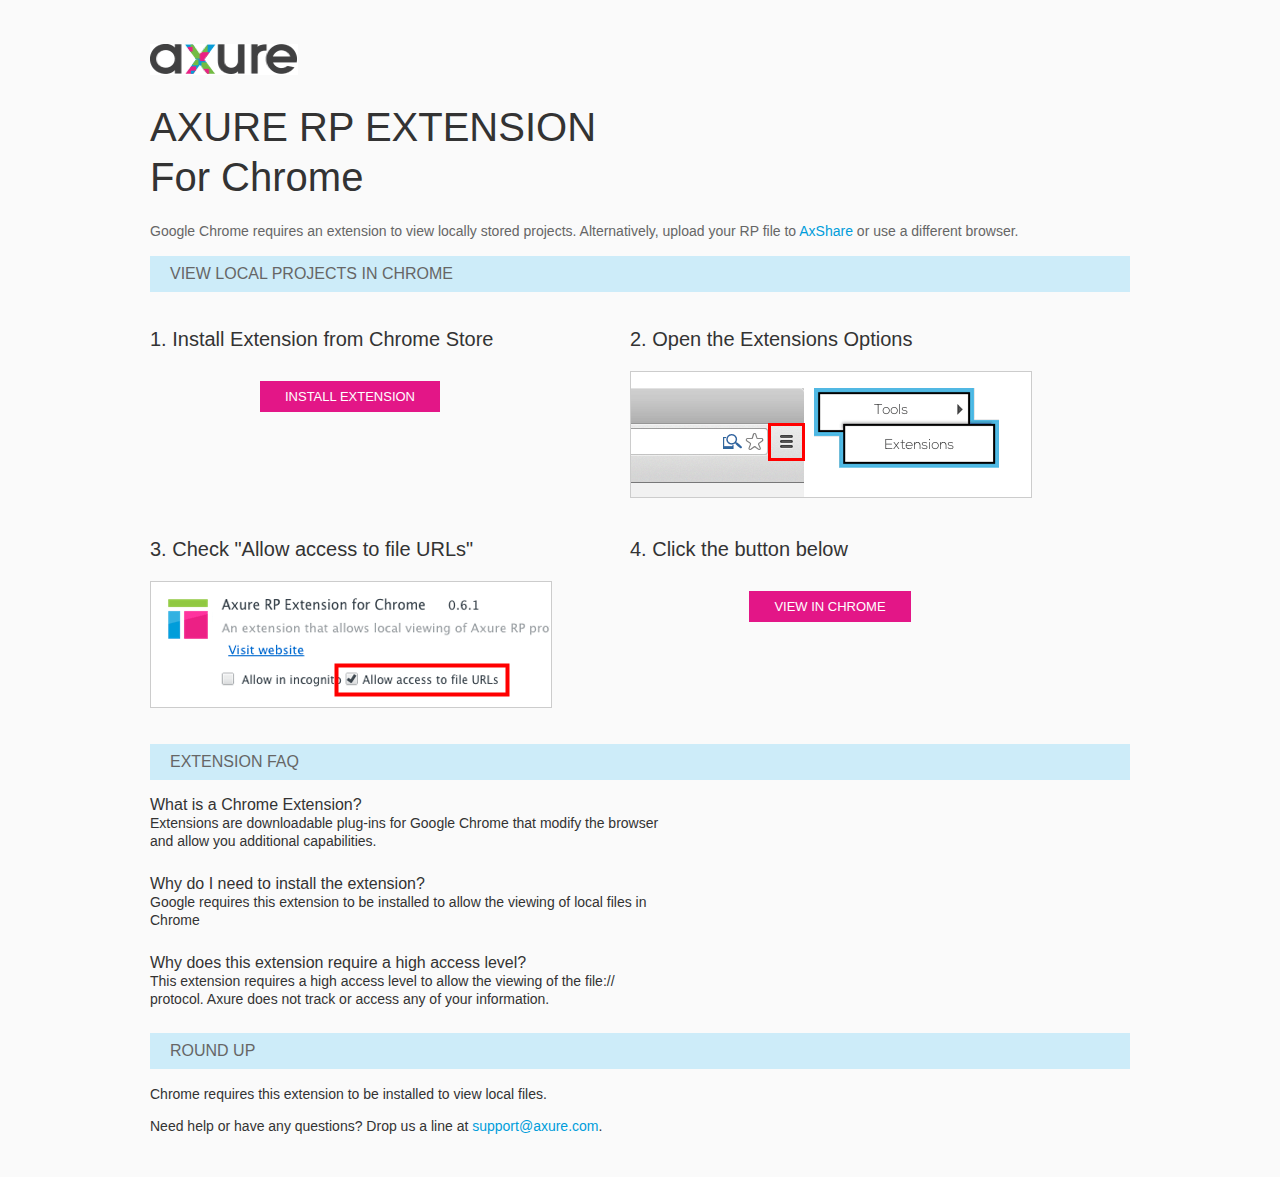
<file: design/ant/resources/chrome/chrome.html>
<html>
<head>
    <title>Install the Axure RP Chrome Extension</title>
    <style type="text/css">
        *
        {
            font-family: Helvetica, Arial, sans-serif;
        }
        body
        {
            text-align: center;
            background-color: #fafafa;
        }
        p
        {
            font-size: 14px;
            line-height: 18px;
            color: #333333;
        }
        div.container
        {
            width: 980px;
            margin-left: auto;
            margin-right: auto;
            text-align: left;
        }
        a
        {
            text-decoration: none;
            color: #009dda;
        }
        .button
        {
            background: #E31687;
            font: normal 16px Arial, sans-serif;
            color: #FFFFFF;
            padding: 8px 25px 8px 25px;
            border: 0;
            display: inline-block;
            margin-top: 10px;
            text-transform: uppercase;
            font-size: 13px;
        }
        a:hover.button
        {
            opacity: .8;
        }
        div.left
        {
            width: 400px;
            float: left;
            margin-right: 80px;
        }
        div.right
        {
            width: 400px;
            float: left;
        }
        div.buttonContainer
        {
            text-align: center;
        }
        h1
        {
            font-size: 40px;
            color: #333333;
            line-height: 50px;
            margin-bottom: 20px;
            font-weight: normal;
        }
        h2
        {
            font-size: 38px;
            font-weight: normal;
            color: #08639C;
            text-align: center;
        }
        h3
        {
            font-size: 20px;
            color: #333333;
            font-weight: normal;
        }
        .heading
        {
            background-color: #cdecf9;
            height: 36px;
            line-height: 36px;
            padding-left: 20px;
            font-size: 16px;
            color: #666666;
        }
        span.faq
        {
            font-size: 16px;
            font-weight: normal;
            color: #333333;
            display: block;
        }
    </style>
</head>
<body>
    <div class="container">
        <br />
        <br />
        <img src="axure_logo.gif" alt="axure" />
        <br />
        <h1>
            AXURE RP EXTENSION<br />
            For Chrome</h1>
        <p style="font-size: 14px; color: #666666; margin-top: 10px;">
            Google Chrome requires an extension to view locally stored projects. Alternatively,
            upload your RP file to <a href="https://share.axure.com">AxShare</a> or use a different
            browser.</p>
        <h3 class="heading">
            VIEW LOCAL PROJECTS IN CHROME</h3>
        <div class="left">
            <h3>
                1. Install Extension from Chrome Store</h3>
            <div class="buttonContainer">
                <a class="button" href="https://chrome.google.com/webstore/detail/dogkpdfcklifaemcdfbildhcofnopogp"
                    target="_blank">Install Extension</a>
            </div>
        </div>
        <div class="right">
            <h3>
                2. Open the Extensions Options</h3>
            <img src="extensions_menu.gif" alt="extensions" />
        </div>
        <div style="clear: both; height: 20px;">
            &nbsp;</div>
        <div class="left">
            <h3>
                3. Check "Allow access to file URLs"</h3>
            <img src="allow_access.gif" alt="allow access" />
        </div>
        <div class="right">
            <h3>
                4. Click the button below</h3>
            <div class="buttonContainer">
                <a class="button" href="../../start.html">View in Chrome</a>
            </div>
        </div>
        <div style="clear: both; height: 20px;">
        </div>
        <h3 class="heading">
            EXTENSION FAQ</h3>
        <p>
            <span class="faq">What is a Chrome Extension?</span> Extensions are downloadable
            plug-ins for Google Chrome that modify the browser<br />
            and allow you additional capabilities.
        </p>
        <p style="margin-top: 25px;">
            <span class="faq">Why do I need to install the extension?</span> Google requires
            this extension to be installed to allow the viewing of local files in<br />
            Chrome
        </p>
        <p style="margin-top: 25px; margin-bottom: 25px;">
            <span class="faq">Why does this extension require a high access level?</span> This
            extension requires a high access level to allow the viewing of the file://<br />
            protocol. Axure does not track or access any of your information.
        </p>
        <h3 class="heading">
            ROUND UP</h3>
        <p>
            Chrome requires this extension to be installed to view local files.</p>
        <p>
            Need help or have any questions? Drop us a line at <a href="mailto:support@axure.com">
                support@axure.com</a>.
        </p>
        <div style="clear: both; height: 20px;">
        </div>
    </div>
</body>
</html>
</file>
<file: web/css/index.css>
/*global css setting*/
*{font-weight: 300;}
html,body{height: 100%;width: 100%;margin: 0; padding: 0;font-size: 18px;}
input{border:none;height:100%;width: 100%;outline: none;margin: 0;padding: 0;position: absolute;text-align: center;border-radius: .5em;}
.body{width: 100%;min-height: 100%;display: block;background: #f2f2f2;padding: .01em 0 0 0;position: relative;}
.main{border-top:.01em solid white;border-bottom: .01em solid white;}

/*header located at the top of the web*/
.header{line-height: 2.5em;height: 2.5em;width: 100%;background: white;font-size: 1.2em;position: fixed;text-align: center;box-shadow: 0 .1em .3em .1em  hsla(0,0%,90%,1);z-index: 100;}

.main-content{border-top:.01em solid white;}
/*The first panel for */
.panel1{margin: 5em auto 2em;padding: 1em 2em;background: white;width:100%;max-width:40em;box-shadow:.1em .1em .3em .1em hsla(0,0%,90%,1);border-radius: .2em;position: relative}
.panel2{margin: 3em auto 2em;padding: 1em 2em;background: white;width:100%;max-width:40em;box-shadow:.1em .1em .3em .1em hsla(0,0%,90%,1);border-radius: .2em;position: relative}
.panel3{display: none;}
/*the components of one line in panel*/
.ant-forward{vertical-align: bottom;font-size: 60%;color: #888;position: absolute;top: 2.5em;left: .5em;}
.panel1-line{line-height: 1.5em;height: 1.5em;display: block;position: relative;margin: 1.5em 0;}
.panel1-line-icon{height: 1.5em;line-height: 1.5em;width: 3em;background: url('../images/pole1.png') center center no-repeat;background-size: 1.8em .6em;display: inline-block;float: left;text-align: center;}
.panel1-line-item{height: 1.5em;line-height: 1.5em;margin:0 1em 0 .5em;display: inline-block;vertical-align: middle;float: left;}
.panel1-line-input-box{height: 1.5em;line-height: 1.5em;width: 4em;border: .01em solid rgba(201, 201, 201, 1);border-radius: .2em;display: inline-block;float: left;position: relative;cursor: pointer;}
.panel1-line-ant-name{background: none;}
.panel1-line-add{display:inline-block;float:right;height: 1.5em;line-height: 1.5em;width: 1.5em;background: url("../images/add_button.png") center center no-repeat;background-size: 90% 90%;cursor: pointer;}
.panel1-line-close{display:inline-block;float:right;height: 1.5em;line-height: 1.5em;width: 1.5em;background: url("../images/close_button.png") center center no-repeat;background-size: 100% 100%;cursor: pointer;}
.panel1-line-switch-box{height: 1.5em;line-height: 1.5em;width: 4em;border: .01em solid rgba(201, 201, 201, 1);border-radius: .2em;display: inline-block;float: left;position: relative;cursor: pointer}
.panel1-line-switch-item{display: flex;height: 100%;width: 100%;position: relative;flex-direction: row}
.panel1-line-switched{flex: 1;line-height: 1.875em;height: 1.875em;text-align: center;font-size: 80%;}
.panel1-line-bottom-arrow{height: 1.5em;width: 1.5em;background: url("../images/bottom_arrow.png") center center no-repeat;background-size: 50% 50%;}
.panel1-line-switch-items-hidden{display: none;position: absolute;width: 100%;height: 4.5em;line-height: 4.5em;border: .01em solid rgba(201, 201, 201, 1);border-radius: 0 0 .1em .1em / 0 0 .1em .1em;z-index: 10;background: white;text-align: center;padding: 0 .02em;left: -.05em;}
.panel1-line-switch-item-hidden{line-height: 1.67em;height: 1.67em;font-size: 90%;}
.panel1-line-switch-item-hidden:hover{background: hsla(0,0%,90%,1);cursor: pointer;}
.panel1-line:nth-child(3){display: none;}


/*the button to run this game*/
.run-button{border: .01em solid #3DA8F5;color: #3DA8F5;line-height: 1.5em;height: 1.5em;display: inline-block;float: right;border-radius: .2em; cursor: pointer;width: 4em;text-align: center;font-size:90%;}
.run-button:hover{background: #3DA8F5;color: white;cursor: pointer;}

/*the panel of result*/
.result-part{width: 100%;display: block;}
.result-part-line:nth-child(1){display: none;}
.result-part-line{width: 100%;display: block;}
.result-part-line:hover{cursor: pointer;}
.result-part-line-hidden-info{display: none;}
.result-part-line-name{width: 100%;display: block;height: 2em;line-height: 2em;}
.result-part-line-name-kind{width: 7em;display: inline-block;position: relative;float: left;line-height: 2em;}
.result-part-line-name-extra{width: 7em;display: inline-block;position: relative;float: left;line-height: 2em;color: rgba(255, 102, 102, 0.537254901960784)}


.result-part-line-items{display: flex;display: -webkit-flex;flex-direction: row;-webkit-flex-direction: row; flex-wrap: wrap;align-items: flex-start;}
.result-part-line-item{display: flex;display: -webkit-flex;flex-direction: row;-webkit-flex-direction: row; line-height: 2em;height: 2em;width: 8em;}
.result-part-line-item-name{flex:1;-webkit-flex: 1;}
.result-part-line-item-content{flex:1;-webkit-flex: 1;}

/*display line design*/
.display-time-line{display:block;height: 2em;line-height: 2em;position: relative;width: 100%;}
.display-ant-line{height: 2em;line-height: 2em;display: block;position: relative;width: 100%;}
.display-ant{display: block;position: absolute;top: 1em;left: 710px;width: 1.2em;height: .5em;}

.display-ant-left{background: url("../images/ant-left.png") center center no-repeat;background-size: 100% 100%;}
.display-ant-right{background: url("../images/ant-right.png") center center no-repeat;background-size: 100% 100%;}

.display-pole-line-upper{height: .5em;width: 100%;border:.03em solid #333;border-top:none;}
.display-pole-line-bottom{height: .5em;width: 100%;border:.03em solid #333;border-bottom:none;border-top: none;}
</file>
<file: design/ant/resources/css/axure_rp_page.css>
﻿/* so the window resize fires within a frame in IE7 */
html, body {
    height: 100%;
}

a {
    color: inherit;
}

p {
    margin: 0px;
    text-rendering: optimizeLegibility;
    font-feature-settings: "kern" 1;
    -webkit-font-feature-settings: "kern";
    -moz-font-feature-settings: "kern";
    -moz-font-feature-settings: "kern=1";
    font-kerning: normal;
}

iframe {
    background: #FFFFFF;
}

/* to match IE with C, FF */
input {
    padding: 1px 0px 1px 0px;
    box-sizing: border-box;
    -moz-box-sizing: border-box;
}

textarea {
    margin: 0px;
    box-sizing: border-box;
    -moz-box-sizing: border-box;
}

div.intcases {
    font-family: arial; 
    font-size: 12px;
    text-align:left; 
    border:1px solid #AAA; 
    background:#FFF none repeat scroll 0% 0%; 
    z-index:9999; 
    visibility:hidden; 
    position:absolute;
    padding: 0px;
    border-radius: 3px;
    white-space: nowrap;
}

div.intcaselink {
    cursor: pointer;
    padding: 3px 8px 3px 8px;
    margin: 5px;
    background:#EEE none repeat scroll 0% 0%; 
    border:1px solid #AAA;
    border-radius: 3px;
}

div.refpageimage {
    position: absolute;
    left: 0px;
    top: 0px;
    font-size: 0px;
    width: 16px;
    height: 16px;
    cursor: pointer;
    background-image: url(images/newwindow.gif);
    background-repeat: no-repeat;
}

div.annnoteimage {
    position: absolute;
    left: 0px;
    top: 0px;
    font-size: 0px;
    /*width: 16px;
    height: 12px;*/
    cursor: help;
    /*background-image: url(images/note.gif);*/
    /*background-repeat: no-repeat;*/
    width: 13px;
    height: 12px;
    padding-top: 1px;
    text-align: center;
    background-color: #138CDD;
    -moz-box-shadow: 1px 1px 3px #aaa;
    -webkit-box-shadow: 1px 1px 3px #aaa;
    box-shadow: 1px 1px 3px #aaa;
}

div.annnoteline {
    display: inline-block;
    width: 9px;
    height: 1px;
    border-bottom: 1px solid white;
    margin-top: 1px;
}

div.annnotelabel {
    position: absolute;
    left: 0px;
    top: 0px;
    font-family: Helvetica,Arial;
    font-size: 10px;
    /*border: 1px solid rgb(166,221,242);*/
    cursor: help;
    /*background:rgb(0,157,217) none repeat scroll 0% 0%;*/ 
    padding: 1px 3px 1px 3px;
    white-space: nowrap;
    color: white;
    
    background-color: #138CDD;
    -moz-box-shadow: 1px 1px 3px #aaa;
    -webkit-box-shadow: 1px 1px 3px #aaa;
    box-shadow: 1px 1px 3px #aaa;
}

.annotation {
    font-size: 12px;
    padding-left: 2px;
    margin-bottom: 5px;
}

.annotationName {
    /*font-size: 13px;
    font-weight: bold;
    margin-bottom: 3px;
    white-space: nowrap;*/

    font-family: 'Trebuchet MS';
    font-size: 14px;
    font-weight: bold;
    margin-bottom: 5px;
    white-space: nowrap;
}

.annotationValue {
    font-family: Arial, Helvetica, Sans-Serif;
    font-size: 12px;
    color: #4a4a4a;
    line-height: 21px;
    margin-bottom: 20px;
}

.noteLink {
    text-decoration: inherit;
    color: inherit;
}

.noteLink:hover {
    background-color: white;
}

/* this is a fix for the issue where dialogs jump around and takes the text-align from the body */
.dialogFix {
    position:absolute;
    text-align:left;
    border: 1px solid #8f949a;
}


@keyframes pulsate {
  from {
    box-shadow: 0 0 10px #15d6ba;
  }
  to {
    box-shadow: 0 0 20px #15d6ba;
  }
}

@-webkit-keyframes pulsate {
  from {
    -webkit-box-shadow: 0 0 10px #15d6ba;
    box-shadow: 0 0 10px #15d6ba;
  }
  to {
    -webkit-box-shadow: 0 0 20px #15d6ba;
    box-shadow: 0 0 20px #15d6ba;
  }
}
 
@-moz-keyframes pulsate {
  from {
    -moz-box-shadow: 0 0 10px #15d6ba;
    box-shadow: 0 0 10px #15d6ba;
  }
  to {
    -moz-box-shadow: 0 0 20px #15d6ba;
    box-shadow: 0 0 20px #15d6ba;
  }
}

.legacyPulsateBorder {
    /*border: 5px solid #15d6ba;
    margin: -5px;*/
    -moz-box-shadow: 0 0 10px 3px #15d6ba;
    box-shadow: 0 0 10px 3px #15d6ba;
}

.pulsateBorder {
  animation-name: pulsate;
  animation-timing-function: ease-in-out;
  animation-duration: 0.9s;
  animation-iteration-count: infinite;
  animation-direction: alternate;
  
  -webkit-animation-name: pulsate;
  -webkit-animation-timing-function: ease-in-out;
  -webkit-animation-duration: 0.9s;
  -webkit-animation-iteration-count: infinite;
  -webkit-animation-direction: alternate;

  -moz-animation-name: pulsate;
  -moz-animation-timing-function: ease-in-out;
  -moz-animation-duration: 0.9s;
  -moz-animation-iteration-count: infinite;
  -moz-animation-direction: alternate;
}

.ax_default_hidden, .ax_default_unplaced{
    display: none;
    visibility: hidden;
}

.widgetNoteSelected {
    -moz-box-shadow: 0 0 10px 3px #138CDD;
    box-shadow: 0 0 10px 3px #138CDD;
    /*-moz-box-shadow: 0 0 20px #3915d6;
    box-shadow: 0 0 20px #3915d6;*/
    /*border: 3px solid #3915d6;*/
    /*margin: -3px;*/
}


.singleImg {
    display: none;
    visibility: hidden;
}
</file>
<file: design/ant/data/styles.css>
﻿.ax_default {
  font-family:'ArialMT', 'Arial';
  font-weight:400;
  font-style:normal;
  font-size:13px;
  color:#333333;
  text-align:center;
  line-height:normal;
}
._图片 {
}
._一级标题 {
  font-family:'ArialMT', 'Arial';
  font-weight:bold;
  font-style:normal;
  font-size:32px;
  text-align:left;
}
._二级标题 {
  font-family:'ArialMT', 'Arial';
  font-weight:bold;
  font-style:normal;
  font-size:24px;
  text-align:left;
}
._三级标题 {
  font-family:'ArialMT', 'Arial';
  font-weight:bold;
  font-style:normal;
  font-size:18px;
  text-align:left;
}
._四级标题 {
  font-family:'ArialMT', 'Arial';
  font-weight:bold;
  font-style:normal;
  font-size:14px;
  text-align:left;
}
._五级标题 {
  font-family:'ArialMT', 'Arial';
  font-weight:bold;
  font-style:normal;
  text-align:left;
}
._六级标题 {
  font-family:'ArialMT', 'Arial';
  font-weight:bold;
  font-style:normal;
  font-size:10px;
  text-align:left;
}
.label {
  font-size:14px;
  text-align:left;
}
._文本段落 {
  text-align:left;
}
.line {
}
.arrow {
}
.text_field {
  color:#000000;
  text-align:left;
}
.box_1 {
}
._默认样式 {
}
.box_2 {
}
</file>
<file: design/ant/files/index/styles.css>
﻿body {
  margin:0px;
  background-color:rgba(242, 242, 242, 1);
  background-image:none;
  position:static;
  left:auto;
  width:1557px;
  margin-left:0;
  margin-right:0;
  text-align:left;
}
#base {
  position:absolute;
  z-index:0;
}
#u0_div {
  border-width:0px;
  position:absolute;
  left:0px;
  top:0px;
  width:758px;
  height:251px;
  background:inherit;
  background-color:rgba(255, 255, 255, 1);
  border:none;
  border-radius:0px;
  -moz-box-shadow:2px 2px 10px rgba(201, 201, 201, 0.349019607843137);
  -webkit-box-shadow:2px 2px 10px rgba(201, 201, 201, 0.349019607843137);
  box-shadow:2px 2px 10px rgba(201, 201, 201, 0.349019607843137);
}
#u0 {
  border-width:0px;
  position:absolute;
  left:238px;
  top:80px;
  width:758px;
  height:251px;
}
#u1 {
  border-width:0px;
  position:absolute;
  left:2px;
  top:118px;
  width:754px;
  visibility:hidden;
  word-wrap:break-word;
}
#u2_img {
  border-width:0px;
  position:absolute;
  left:0px;
  top:0px;
  width:36px;
  height:12px;
}
#u2 {
  border-width:0px;
  position:absolute;
  left:294px;
  top:113px;
  width:36px;
  height:12px;
}
#u3 {
  border-width:0px;
  position:absolute;
  left:2px;
  top:-2px;
  width:32px;
  visibility:hidden;
  word-wrap:break-word;
}
#u4_div {
  border-width:0px;
  position:absolute;
  left:0px;
  top:0px;
  width:33px;
  height:22px;
  background:inherit;
  background-color:rgba(255, 255, 255, 0);
  border:none;
  border-radius:0px;
  -moz-box-shadow:none;
  -webkit-box-shadow:none;
  box-shadow:none;
  font-family:'PingFangSC-Regular', 'PingFang SC';
  font-weight:400;
  font-style:normal;
  font-size:16px;
}
#u4 {
  border-width:0px;
  position:absolute;
  left:345px;
  top:108px;
  width:33px;
  height:22px;
  font-family:'PingFangSC-Regular', 'PingFang SC';
  font-weight:400;
  font-style:normal;
  font-size:16px;
}
#u5 {
  border-width:0px;
  position:absolute;
  left:0px;
  top:0px;
  width:33px;
  white-space:nowrap;
}
#u6 {
  border-width:0px;
  position:absolute;
  left:0px;
  top:0px;
  width:0px;
  height:0px;
}
#u7_div {
  border-width:0px;
  position:absolute;
  left:0px;
  top:0px;
  width:70px;
  height:30px;
  background:inherit;
  background-color:rgba(255, 255, 255, 1);
  box-sizing:border-box;
  border-width:1px;
  border-style:solid;
  border-color:rgba(201, 201, 201, 1);
  border-radius:3px;
  -moz-box-shadow:none;
  -webkit-box-shadow:none;
  box-shadow:none;
}
#u7 {
  border-width:0px;
  position:absolute;
  left:389px;
  top:103px;
  width:70px;
  height:30px;
}
#u7_div.selected {
  border-width:0px;
  position:absolute;
  left:0px;
  top:0px;
  width:70px;
  height:30px;
  background:inherit;
  background-color:rgba(255, 255, 255, 1);
  box-sizing:border-box;
  border-width:1px;
  border-style:solid;
  border-color:rgba(134, 134, 134, 1);
  border-radius:3px;
  -moz-box-shadow:none;
  -webkit-box-shadow:none;
  box-shadow:none;
}
#u7.selected {
}
#u8 {
  border-width:0px;
  position:absolute;
  left:2px;
  top:7px;
  width:66px;
  visibility:hidden;
  word-wrap:break-word;
}
#u9 {
  border-width:0px;
  position:absolute;
  left:392px;
  top:109px;
  width:63px;
  height:19px;
}
#u9_input {
  position:absolute;
  left:0px;
  top:0px;
  width:63px;
  height:19px;
  background-color:transparent;
  font-family:'PingFangSC-Regular', 'PingFang SC';
  font-weight:400;
  font-style:normal;
  font-size:14px;
  text-decoration:none;
  color:#000000;
  text-align:left;
  border-color:transparent;
  outline-style:none;
}
#u10_div {
  border-width:0px;
  position:absolute;
  left:0px;
  top:0px;
  width:24px;
  height:22px;
  background:inherit;
  background-color:rgba(255, 255, 255, 0);
  border:none;
  border-radius:0px;
  -moz-box-shadow:none;
  -webkit-box-shadow:none;
  box-shadow:none;
  font-family:'PingFangSC-Regular', 'PingFang SC';
  font-weight:400;
  font-style:normal;
  font-size:16px;
}
#u10 {
  border-width:0px;
  position:absolute;
  left:469px;
  top:107px;
  width:24px;
  height:22px;
  font-family:'PingFangSC-Regular', 'PingFang SC';
  font-weight:400;
  font-style:normal;
  font-size:16px;
}
#u11 {
  border-width:0px;
  position:absolute;
  left:0px;
  top:0px;
  width:24px;
  white-space:nowrap;
}
#u12_img {
  border-width:0px;
  position:absolute;
  left:0px;
  top:0px;
  width:40px;
  height:16px;
}
#u12 {
  border-width:0px;
  position:absolute;
  left:293px;
  top:161px;
  width:40px;
  height:16px;
}
#u13 {
  border-width:0px;
  position:absolute;
  left:2px;
  top:0px;
  width:36px;
  visibility:hidden;
  word-wrap:break-word;
}
#u14_div {
  border-width:0px;
  position:absolute;
  left:0px;
  top:0px;
  width:33px;
  height:22px;
  background:inherit;
  background-color:rgba(255, 255, 255, 0);
  border:none;
  border-radius:0px;
  -moz-box-shadow:none;
  -webkit-box-shadow:none;
  box-shadow:none;
  font-family:'PingFangSC-Regular', 'PingFang SC';
  font-weight:400;
  font-style:normal;
  font-size:16px;
}
#u14 {
  border-width:0px;
  position:absolute;
  left:346px;
  top:158px;
  width:33px;
  height:22px;
  font-family:'PingFangSC-Regular', 'PingFang SC';
  font-weight:400;
  font-style:normal;
  font-size:16px;
}
#u15 {
  border-width:0px;
  position:absolute;
  left:0px;
  top:0px;
  width:33px;
  white-space:nowrap;
}
#u16 {
  border-width:0px;
  position:absolute;
  left:0px;
  top:0px;
  width:0px;
  height:0px;
}
#u17_div {
  border-width:0px;
  position:absolute;
  left:0px;
  top:0px;
  width:70px;
  height:30px;
  background:inherit;
  background-color:rgba(255, 255, 255, 1);
  box-sizing:border-box;
  border-width:1px;
  border-style:solid;
  border-color:rgba(201, 201, 201, 1);
  border-radius:3px;
  -moz-box-shadow:none;
  -webkit-box-shadow:none;
  box-shadow:none;
}
#u17 {
  border-width:0px;
  position:absolute;
  left:390px;
  top:153px;
  width:70px;
  height:30px;
}
#u17_div.selected {
  border-width:0px;
  position:absolute;
  left:0px;
  top:0px;
  width:70px;
  height:30px;
  background:inherit;
  background-color:rgba(255, 255, 255, 1);
  box-sizing:border-box;
  border-width:1px;
  border-style:solid;
  border-color:rgba(134, 134, 134, 1);
  border-radius:3px;
  -moz-box-shadow:none;
  -webkit-box-shadow:none;
  box-shadow:none;
}
#u17.selected {
}
#u18 {
  border-width:0px;
  position:absolute;
  left:2px;
  top:7px;
  width:66px;
  visibility:hidden;
  word-wrap:break-word;
}
#u19 {
  border-width:0px;
  position:absolute;
  left:393px;
  top:159px;
  width:63px;
  height:19px;
}
#u19_input {
  position:absolute;
  left:0px;
  top:0px;
  width:63px;
  height:19px;
  background-color:transparent;
  font-family:'PingFangSC-Regular', 'PingFang SC';
  font-weight:400;
  font-style:normal;
  font-size:14px;
  text-decoration:none;
  color:#000000;
  text-align:left;
  border-color:transparent;
  outline-style:none;
}
#u20_div {
  border-width:0px;
  position:absolute;
  left:0px;
  top:0px;
  width:48px;
  height:22px;
  background:inherit;
  background-color:rgba(255, 255, 255, 0);
  border:none;
  border-radius:0px;
  -moz-box-shadow:none;
  -webkit-box-shadow:none;
  box-shadow:none;
  font-family:'PingFangSC-Regular', 'PingFang SC';
  font-weight:400;
  font-style:normal;
  font-size:16px;
}
#u20 {
  border-width:0px;
  position:absolute;
  left:470px;
  top:157px;
  width:48px;
  height:22px;
  font-family:'PingFangSC-Regular', 'PingFang SC';
  font-weight:400;
  font-style:normal;
  font-size:16px;
}
#u21 {
  border-width:0px;
  position:absolute;
  left:0px;
  top:0px;
  width:48px;
  white-space:nowrap;
}
#u22_div {
  border-width:0px;
  position:absolute;
  left:0px;
  top:0px;
  width:33px;
  height:22px;
  background:inherit;
  background-color:rgba(255, 255, 255, 0);
  border:none;
  border-radius:0px;
  -moz-box-shadow:none;
  -webkit-box-shadow:none;
  box-shadow:none;
  font-family:'PingFangSC-Regular', 'PingFang SC';
  font-weight:400;
  font-style:normal;
  font-size:16px;
}
#u22 {
  border-width:0px;
  position:absolute;
  left:541px;
  top:157px;
  width:33px;
  height:22px;
  font-family:'PingFangSC-Regular', 'PingFang SC';
  font-weight:400;
  font-style:normal;
  font-size:16px;
}
#u23 {
  border-width:0px;
  position:absolute;
  left:0px;
  top:0px;
  width:33px;
  white-space:nowrap;
}
#u24 {
  border-width:0px;
  position:absolute;
  left:0px;
  top:0px;
  width:0px;
  height:0px;
}
#u25_div {
  border-width:0px;
  position:absolute;
  left:0px;
  top:0px;
  width:70px;
  height:30px;
  background:inherit;
  background-color:rgba(255, 255, 255, 1);
  box-sizing:border-box;
  border-width:1px;
  border-style:solid;
  border-color:rgba(201, 201, 201, 1);
  border-radius:3px;
  -moz-box-shadow:none;
  -webkit-box-shadow:none;
  box-shadow:none;
}
#u25 {
  border-width:0px;
  position:absolute;
  left:584px;
  top:153px;
  width:70px;
  height:30px;
}
#u26 {
  border-width:0px;
  position:absolute;
  left:2px;
  top:7px;
  width:66px;
  visibility:hidden;
  word-wrap:break-word;
}
#u27_div {
  border-width:0px;
  position:absolute;
  left:0px;
  top:0px;
  width:15px;
  height:20px;
  background:inherit;
  background-color:rgba(255, 255, 255, 0);
  border:none;
  border-radius:0px;
  -moz-box-shadow:none;
  -webkit-box-shadow:none;
  box-shadow:none;
  font-family:'PingFangSC-Thin', 'PingFang SC Thin', 'PingFang SC';
  font-weight:200;
  font-style:normal;
  font-size:14px;
}
#u27 {
  border-width:0px;
  position:absolute;
  left:597px;
  top:158px;
  width:15px;
  height:20px;
  font-family:'PingFangSC-Thin', 'PingFang SC Thin', 'PingFang SC';
  font-weight:200;
  font-style:normal;
  font-size:14px;
}
#u28 {
  border-width:0px;
  position:absolute;
  left:0px;
  top:0px;
  width:15px;
  white-space:nowrap;
}
#u29_img {
  border-width:0px;
  position:absolute;
  left:0px;
  top:0px;
  width:15px;
  height:15px;
}
#u29 {
  border-width:0px;
  position:absolute;
  left:630px;
  top:161px;
  width:15px;
  height:15px;
}
#u30 {
  border-width:0px;
  position:absolute;
  left:2px;
  top:0px;
  width:11px;
  visibility:hidden;
  word-wrap:break-word;
}
#u31_div {
  border-width:0px;
  position:absolute;
  left:0px;
  top:0px;
  width:65px;
  height:22px;
  background:inherit;
  background-color:rgba(255, 255, 255, 0);
  border:none;
  border-radius:0px;
  -moz-box-shadow:none;
  -webkit-box-shadow:none;
  box-shadow:none;
  font-family:'PingFangSC-Regular', 'PingFang SC';
  font-weight:400;
  font-style:normal;
  font-size:16px;
}
#u31 {
  border-width:0px;
  position:absolute;
  left:686px;
  top:158px;
  width:65px;
  height:22px;
  font-family:'PingFangSC-Regular', 'PingFang SC';
  font-weight:400;
  font-style:normal;
  font-size:16px;
}
#u32 {
  border-width:0px;
  position:absolute;
  left:0px;
  top:0px;
  width:65px;
  white-space:nowrap;
}
#u33 {
  border-width:0px;
  position:absolute;
  left:0px;
  top:0px;
  width:0px;
  height:0px;
}
#u34_div {
  border-width:0px;
  position:absolute;
  left:0px;
  top:0px;
  width:70px;
  height:30px;
  background:inherit;
  background-color:rgba(255, 255, 255, 1);
  box-sizing:border-box;
  border-width:1px;
  border-style:solid;
  border-color:rgba(201, 201, 201, 1);
  border-radius:3px;
  -moz-box-shadow:none;
  -webkit-box-shadow:none;
  box-shadow:none;
}
#u34 {
  border-width:0px;
  position:absolute;
  left:761px;
  top:153px;
  width:70px;
  height:30px;
}
#u34_div.selected {
  border-width:0px;
  position:absolute;
  left:0px;
  top:0px;
  width:70px;
  height:30px;
  background:inherit;
  background-color:rgba(255, 255, 255, 1);
  box-sizing:border-box;
  border-width:1px;
  border-style:solid;
  border-color:rgba(134, 134, 134, 1);
  border-radius:3px;
  -moz-box-shadow:none;
  -webkit-box-shadow:none;
  box-shadow:none;
}
#u34.selected {
}
#u35 {
  border-width:0px;
  position:absolute;
  left:2px;
  top:7px;
  width:66px;
  visibility:hidden;
  word-wrap:break-word;
}
#u36 {
  border-width:0px;
  position:absolute;
  left:764px;
  top:159px;
  width:63px;
  height:19px;
}
#u36_input {
  position:absolute;
  left:0px;
  top:0px;
  width:63px;
  height:19px;
  background-color:transparent;
  font-family:'PingFangSC-Regular', 'PingFang SC';
  font-weight:400;
  font-style:normal;
  font-size:14px;
  text-decoration:none;
  color:#000000;
  text-align:left;
  border-color:transparent;
  outline-style:none;
}
#u37_div {
  border-width:0px;
  position:absolute;
  left:0px;
  top:0px;
  width:24px;
  height:22px;
  background:inherit;
  background-color:rgba(255, 255, 255, 0);
  border:none;
  border-radius:0px;
  -moz-box-shadow:none;
  -webkit-box-shadow:none;
  box-shadow:none;
  font-family:'PingFangSC-Regular', 'PingFang SC';
  font-weight:400;
  font-style:normal;
  font-size:16px;
}
#u37 {
  border-width:0px;
  position:absolute;
  left:841px;
  top:157px;
  width:24px;
  height:22px;
  font-family:'PingFangSC-Regular', 'PingFang SC';
  font-weight:400;
  font-style:normal;
  font-size:16px;
}
#u38 {
  border-width:0px;
  position:absolute;
  left:0px;
  top:0px;
  width:24px;
  white-space:nowrap;
}
#u39_img {
  border-width:0px;
  position:absolute;
  left:0px;
  top:0px;
  width:25px;
  height:25px;
}
#u39 {
  border-width:0px;
  position:absolute;
  left:887px;
  top:156px;
  width:25px;
  height:25px;
}
#u40 {
  border-width:0px;
  position:absolute;
  left:2px;
  top:4px;
  width:21px;
  visibility:hidden;
  word-wrap:break-word;
}
#u41_div {
  border-width:0px;
  position:absolute;
  left:0px;
  top:0px;
  width:90px;
  height:30px;
  background:inherit;
  background-color:rgba(255, 255, 255, 0);
  box-sizing:border-box;
  border-width:1px;
  border-style:solid;
  border-color:rgba(61, 168, 245, 1);
  border-radius:3px;
  -moz-box-shadow:none;
  -webkit-box-shadow:none;
  box-shadow:none;
  font-family:'PingFangSC-Regular', 'PingFang SC';
  font-weight:400;
  font-style:normal;
  color:#3DA8F5;
}
#u41 {
  border-width:0px;
  position:absolute;
  left:822px;
  top:95px;
  width:90px;
  height:30px;
  font-family:'PingFangSC-Regular', 'PingFang SC';
  font-weight:400;
  font-style:normal;
  color:#3DA8F5;
}
#u41_div.mouseOver {
  border-width:0px;
  position:absolute;
  left:0px;
  top:0px;
  width:90px;
  height:30px;
  background:inherit;
  background-color:rgba(61, 168, 245, 1);
  box-sizing:border-box;
  border-width:1px;
  border-style:solid;
  border-color:rgba(61, 168, 245, 1);
  border-radius:3px;
  -moz-box-shadow:none;
  -webkit-box-shadow:none;
  box-shadow:none;
  font-family:'PingFangSC-Regular', 'PingFang SC';
  font-weight:400;
  font-style:normal;
  color:#3DA8F5;
}
#u41.mouseOver {
}
#u41_div.mouseDown {
  border-width:0px;
  position:absolute;
  left:0px;
  top:0px;
  width:90px;
  height:30px;
  background:inherit;
  background-color:rgba(61, 168, 245, 1);
  box-sizing:border-box;
  border-width:1px;
  border-style:solid;
  border-color:rgba(61, 168, 245, 1);
  border-radius:3px;
  -moz-box-shadow:none;
  -webkit-box-shadow:none;
  box-shadow:none;
  font-family:'PingFangSC-Regular', 'PingFang SC';
  font-weight:400;
  font-style:normal;
  color:#3DA8F5;
}
#u41.mouseDown {
}
#u42 {
  border-width:0px;
  position:absolute;
  left:2px;
  top:6px;
  width:86px;
  word-wrap:break-word;
}
#u43_div {
  border-width:0px;
  position:absolute;
  left:0px;
  top:0px;
  width:1557px;
  height:50px;
  background:inherit;
  background-color:rgba(255, 255, 255, 1);
  border:none;
  border-radius:0px;
  -moz-box-shadow:2px 2px 10px rgba(201, 201, 201, 0.349019607843137);
  -webkit-box-shadow:2px 2px 10px rgba(201, 201, 201, 0.349019607843137);
  box-shadow:2px 2px 10px rgba(201, 201, 201, 0.349019607843137);
}
#u43 {
  border-width:0px;
  position:absolute;
  left:0px;
  top:0px;
  width:1557px;
  height:50px;
}
#u44 {
  border-width:0px;
  position:absolute;
  left:2px;
  top:17px;
  width:1553px;
  visibility:hidden;
  word-wrap:break-word;
}
#u45_div {
  border-width:0px;
  position:absolute;
  left:0px;
  top:0px;
  width:161px;
  height:28px;
  background:inherit;
  background-color:rgba(255, 255, 255, 0);
  border:none;
  border-radius:0px;
  -moz-box-shadow:none;
  -webkit-box-shadow:none;
  box-shadow:none;
  font-family:'PingFangSC-Medium', 'PingFang SC Medium', 'PingFang SC';
  font-weight:500;
  font-style:normal;
  font-size:20px;
}
#u45 {
  border-width:0px;
  position:absolute;
  left:537px;
  top:11px;
  width:161px;
  height:28px;
  font-family:'PingFangSC-Medium', 'PingFang SC Medium', 'PingFang SC';
  font-weight:500;
  font-style:normal;
  font-size:20px;
}
#u46 {
  border-width:0px;
  position:absolute;
  left:0px;
  top:0px;
  width:161px;
  white-space:nowrap;
}
#u47_div {
  border-width:0px;
  position:absolute;
  left:0px;
  top:0px;
  width:758px;
  height:355px;
  background:inherit;
  background-color:rgba(255, 255, 255, 1);
  border:none;
  border-radius:0px;
  -moz-box-shadow:2px 2px 10px rgba(201, 201, 201, 0.349019607843137);
  -webkit-box-shadow:2px 2px 10px rgba(201, 201, 201, 0.349019607843137);
  box-shadow:2px 2px 10px rgba(201, 201, 201, 0.349019607843137);
}
#u47 {
  border-width:0px;
  position:absolute;
  left:238px;
  top:352px;
  width:758px;
  height:355px;
}
#u48 {
  border-width:0px;
  position:absolute;
  left:2px;
  top:170px;
  width:754px;
  visibility:hidden;
  word-wrap:break-word;
}
#u49_img {
  border-width:0px;
  position:absolute;
  left:0px;
  top:0px;
  width:615px;
  height:10px;
}
#u49 {
  border-width:0px;
  position:absolute;
  left:297px;
  top:475px;
  width:615px;
  height:10px;
}
#u50 {
  border-width:0px;
  position:absolute;
  left:2px;
  top:-3px;
  width:611px;
  visibility:hidden;
  word-wrap:break-word;
}
#u51_img {
  border-width:0px;
  position:absolute;
  left:0px;
  top:0px;
  width:45px;
  height:19px;
}
#u51 {
  border-width:0px;
  position:absolute;
  left:353px;
  top:441px;
  width:45px;
  height:19px;
}
#u52 {
  border-width:0px;
  position:absolute;
  left:2px;
  top:2px;
  width:41px;
  visibility:hidden;
  word-wrap:break-word;
}
#u53_img {
  border-width:0px;
  position:absolute;
  left:0px;
  top:0px;
  width:45px;
  height:19px;
}
#u53 {
  border-width:0px;
  position:absolute;
  left:782px;
  top:441px;
  width:45px;
  height:19px;
}
#u54 {
  border-width:0px;
  position:absolute;
  left:2px;
  top:2px;
  width:41px;
  visibility:hidden;
  word-wrap:break-word;
}
#u55_img {
  border-width:0px;
  position:absolute;
  left:0px;
  top:0px;
  width:45px;
  height:19px;
}
#u55 {
  border-width:0px;
  position:absolute;
  left:609px;
  top:441px;
  width:45px;
  height:19px;
}
#u56 {
  border-width:0px;
  position:absolute;
  left:2px;
  top:2px;
  width:41px;
  visibility:hidden;
  word-wrap:break-word;
}
#u57_img {
  border-width:0px;
  position:absolute;
  left:0px;
  top:0px;
  width:30px;
  height:30px;
}
#u57 {
  border-width:0px;
  position:absolute;
  left:887px;
  top:208px;
  width:30px;
  height:30px;
}
#u58 {
  border-width:0px;
  position:absolute;
  left:2px;
  top:7px;
  width:26px;
  visibility:hidden;
  word-wrap:break-word;
}
#u59_img {
  border-width:0px;
  position:absolute;
  left:0px;
  top:0px;
  width:30px;
  height:30px;
}
#u59 {
  border-width:0px;
  position:absolute;
  left:887px;
  top:261px;
  width:30px;
  height:30px;
}
#u60 {
  border-width:0px;
  position:absolute;
  left:2px;
  top:7px;
  width:26px;
  visibility:hidden;
  word-wrap:break-word;
}
#u61_div {
  border-width:0px;
  position:absolute;
  left:0px;
  top:0px;
  width:33px;
  height:22px;
  background:inherit;
  background-color:rgba(255, 255, 255, 0);
  border:none;
  border-radius:0px;
  -moz-box-shadow:none;
  -webkit-box-shadow:none;
  box-shadow:none;
  font-family:'PingFangSC-Regular', 'PingFang SC';
  font-weight:400;
  font-style:normal;
  font-size:16px;
}
#u61 {
  border-width:0px;
  position:absolute;
  left:346px;
  top:214px;
  width:33px;
  height:22px;
  font-family:'PingFangSC-Regular', 'PingFang SC';
  font-weight:400;
  font-style:normal;
  font-size:16px;
}
#u62 {
  border-width:0px;
  position:absolute;
  left:0px;
  top:0px;
  width:33px;
  white-space:nowrap;
}
#u63 {
  border-width:0px;
  position:absolute;
  left:0px;
  top:0px;
  width:0px;
  height:0px;
}
#u64_div {
  border-width:0px;
  position:absolute;
  left:0px;
  top:0px;
  width:70px;
  height:30px;
  background:inherit;
  background-color:rgba(255, 255, 255, 1);
  box-sizing:border-box;
  border-width:1px;
  border-style:solid;
  border-color:rgba(201, 201, 201, 1);
  border-radius:3px;
  -moz-box-shadow:none;
  -webkit-box-shadow:none;
  box-shadow:none;
}
#u64 {
  border-width:0px;
  position:absolute;
  left:390px;
  top:209px;
  width:70px;
  height:30px;
}
#u64_div.selected {
  border-width:0px;
  position:absolute;
  left:0px;
  top:0px;
  width:70px;
  height:30px;
  background:inherit;
  background-color:rgba(255, 255, 255, 1);
  box-sizing:border-box;
  border-width:1px;
  border-style:solid;
  border-color:rgba(134, 134, 134, 1);
  border-radius:3px;
  -moz-box-shadow:none;
  -webkit-box-shadow:none;
  box-shadow:none;
}
#u64.selected {
}
#u65 {
  border-width:0px;
  position:absolute;
  left:2px;
  top:7px;
  width:66px;
  visibility:hidden;
  word-wrap:break-word;
}
#u66 {
  border-width:0px;
  position:absolute;
  left:393px;
  top:215px;
  width:63px;
  height:19px;
}
#u66_input {
  position:absolute;
  left:0px;
  top:0px;
  width:63px;
  height:19px;
  background-color:transparent;
  font-family:'PingFangSC-Regular', 'PingFang SC';
  font-weight:400;
  font-style:normal;
  font-size:14px;
  text-decoration:none;
  color:#000000;
  text-align:left;
  border-color:transparent;
  outline-style:none;
}
#u67_div {
  border-width:0px;
  position:absolute;
  left:0px;
  top:0px;
  width:48px;
  height:22px;
  background:inherit;
  background-color:rgba(255, 255, 255, 0);
  border:none;
  border-radius:0px;
  -moz-box-shadow:none;
  -webkit-box-shadow:none;
  box-shadow:none;
  font-family:'PingFangSC-Regular', 'PingFang SC';
  font-weight:400;
  font-style:normal;
  font-size:16px;
}
#u67 {
  border-width:0px;
  position:absolute;
  left:470px;
  top:213px;
  width:48px;
  height:22px;
  font-family:'PingFangSC-Regular', 'PingFang SC';
  font-weight:400;
  font-style:normal;
  font-size:16px;
}
#u68 {
  border-width:0px;
  position:absolute;
  left:0px;
  top:0px;
  width:48px;
  white-space:nowrap;
}
#u69_div {
  border-width:0px;
  position:absolute;
  left:0px;
  top:0px;
  width:33px;
  height:22px;
  background:inherit;
  background-color:rgba(255, 255, 255, 0);
  border:none;
  border-radius:0px;
  -moz-box-shadow:none;
  -webkit-box-shadow:none;
  box-shadow:none;
  font-family:'PingFangSC-Regular', 'PingFang SC';
  font-weight:400;
  font-style:normal;
  font-size:16px;
}
#u69 {
  border-width:0px;
  position:absolute;
  left:541px;
  top:213px;
  width:33px;
  height:22px;
  font-family:'PingFangSC-Regular', 'PingFang SC';
  font-weight:400;
  font-style:normal;
  font-size:16px;
}
#u70 {
  border-width:0px;
  position:absolute;
  left:0px;
  top:0px;
  width:33px;
  white-space:nowrap;
}
#u71 {
  border-width:0px;
  position:absolute;
  left:0px;
  top:0px;
  width:0px;
  height:0px;
}
#u72_div {
  border-width:0px;
  position:absolute;
  left:0px;
  top:0px;
  width:70px;
  height:30px;
  background:inherit;
  background-color:rgba(255, 255, 255, 1);
  box-sizing:border-box;
  border-width:1px;
  border-style:solid;
  border-color:rgba(201, 201, 201, 1);
  border-radius:3px;
  -moz-box-shadow:none;
  -webkit-box-shadow:none;
  box-shadow:none;
}
#u72 {
  border-width:0px;
  position:absolute;
  left:584px;
  top:209px;
  width:70px;
  height:30px;
}
#u73 {
  border-width:0px;
  position:absolute;
  left:2px;
  top:7px;
  width:66px;
  visibility:hidden;
  word-wrap:break-word;
}
#u74_div {
  border-width:0px;
  position:absolute;
  left:0px;
  top:0px;
  width:15px;
  height:20px;
  background:inherit;
  background-color:rgba(255, 255, 255, 0);
  border:none;
  border-radius:0px;
  -moz-box-shadow:none;
  -webkit-box-shadow:none;
  box-shadow:none;
  font-family:'PingFangSC-Thin', 'PingFang SC Thin', 'PingFang SC';
  font-weight:200;
  font-style:normal;
  font-size:14px;
}
#u74 {
  border-width:0px;
  position:absolute;
  left:597px;
  top:214px;
  width:15px;
  height:20px;
  font-family:'PingFangSC-Thin', 'PingFang SC Thin', 'PingFang SC';
  font-weight:200;
  font-style:normal;
  font-size:14px;
}
#u75 {
  border-width:0px;
  position:absolute;
  left:0px;
  top:0px;
  width:15px;
  white-space:nowrap;
}
#u76_img {
  border-width:0px;
  position:absolute;
  left:0px;
  top:0px;
  width:15px;
  height:15px;
}
#u76 {
  border-width:0px;
  position:absolute;
  left:630px;
  top:217px;
  width:15px;
  height:15px;
}
#u77 {
  border-width:0px;
  position:absolute;
  left:2px;
  top:0px;
  width:11px;
  visibility:hidden;
  word-wrap:break-word;
}
#u78_div {
  border-width:0px;
  position:absolute;
  left:0px;
  top:0px;
  width:65px;
  height:22px;
  background:inherit;
  background-color:rgba(255, 255, 255, 0);
  border:none;
  border-radius:0px;
  -moz-box-shadow:none;
  -webkit-box-shadow:none;
  box-shadow:none;
  font-family:'PingFangSC-Regular', 'PingFang SC';
  font-weight:400;
  font-style:normal;
  font-size:16px;
}
#u78 {
  border-width:0px;
  position:absolute;
  left:686px;
  top:214px;
  width:65px;
  height:22px;
  font-family:'PingFangSC-Regular', 'PingFang SC';
  font-weight:400;
  font-style:normal;
  font-size:16px;
}
#u79 {
  border-width:0px;
  position:absolute;
  left:0px;
  top:0px;
  width:65px;
  white-space:nowrap;
}
#u80 {
  border-width:0px;
  position:absolute;
  left:0px;
  top:0px;
  width:0px;
  height:0px;
}
#u81_div {
  border-width:0px;
  position:absolute;
  left:0px;
  top:0px;
  width:70px;
  height:30px;
  background:inherit;
  background-color:rgba(255, 255, 255, 1);
  box-sizing:border-box;
  border-width:1px;
  border-style:solid;
  border-color:rgba(201, 201, 201, 1);
  border-radius:3px;
  -moz-box-shadow:none;
  -webkit-box-shadow:none;
  box-shadow:none;
}
#u81 {
  border-width:0px;
  position:absolute;
  left:761px;
  top:209px;
  width:70px;
  height:30px;
}
#u81_div.selected {
  border-width:0px;
  position:absolute;
  left:0px;
  top:0px;
  width:70px;
  height:30px;
  background:inherit;
  background-color:rgba(255, 255, 255, 1);
  box-sizing:border-box;
  border-width:1px;
  border-style:solid;
  border-color:rgba(134, 134, 134, 1);
  border-radius:3px;
  -moz-box-shadow:none;
  -webkit-box-shadow:none;
  box-shadow:none;
}
#u81.selected {
}
#u82 {
  border-width:0px;
  position:absolute;
  left:2px;
  top:7px;
  width:66px;
  visibility:hidden;
  word-wrap:break-word;
}
#u83 {
  border-width:0px;
  position:absolute;
  left:764px;
  top:215px;
  width:63px;
  height:19px;
}
#u83_input {
  position:absolute;
  left:0px;
  top:0px;
  width:63px;
  height:19px;
  background-color:transparent;
  font-family:'PingFangSC-Regular', 'PingFang SC';
  font-weight:400;
  font-style:normal;
  font-size:14px;
  text-decoration:none;
  color:#000000;
  text-align:left;
  border-color:transparent;
  outline-style:none;
}
#u84_div {
  border-width:0px;
  position:absolute;
  left:0px;
  top:0px;
  width:24px;
  height:22px;
  background:inherit;
  background-color:rgba(255, 255, 255, 0);
  border:none;
  border-radius:0px;
  -moz-box-shadow:none;
  -webkit-box-shadow:none;
  box-shadow:none;
  font-family:'PingFangSC-Regular', 'PingFang SC';
  font-weight:400;
  font-style:normal;
  font-size:16px;
}
#u84 {
  border-width:0px;
  position:absolute;
  left:841px;
  top:213px;
  width:24px;
  height:22px;
  font-family:'PingFangSC-Regular', 'PingFang SC';
  font-weight:400;
  font-style:normal;
  font-size:16px;
}
#u85 {
  border-width:0px;
  position:absolute;
  left:0px;
  top:0px;
  width:24px;
  white-space:nowrap;
}
#u86_div {
  border-width:0px;
  position:absolute;
  left:0px;
  top:0px;
  width:39px;
  height:22px;
  background:inherit;
  background-color:rgba(255, 255, 255, 0);
  border:none;
  border-radius:0px;
  -moz-box-shadow:none;
  -webkit-box-shadow:none;
  box-shadow:none;
  font-family:'PingFangSC-Regular', 'PingFang SC';
  font-weight:400;
  font-style:normal;
  font-size:16px;
}
#u86 {
  border-width:0px;
  position:absolute;
  left:294px;
  top:214px;
  width:39px;
  height:22px;
  font-family:'PingFangSC-Regular', 'PingFang SC';
  font-weight:400;
  font-style:normal;
  font-size:16px;
}
#u87 {
  border-width:0px;
  position:absolute;
  left:0px;
  top:0px;
  width:39px;
  white-space:nowrap;
}
#u88_div {
  border-width:0px;
  position:absolute;
  left:0px;
  top:0px;
  width:33px;
  height:22px;
  background:inherit;
  background-color:rgba(255, 255, 255, 0);
  border:none;
  border-radius:0px;
  -moz-box-shadow:none;
  -webkit-box-shadow:none;
  box-shadow:none;
  font-family:'PingFangSC-Regular', 'PingFang SC';
  font-weight:400;
  font-style:normal;
  font-size:16px;
}
#u88 {
  border-width:0px;
  position:absolute;
  left:346px;
  top:265px;
  width:33px;
  height:22px;
  font-family:'PingFangSC-Regular', 'PingFang SC';
  font-weight:400;
  font-style:normal;
  font-size:16px;
}
#u89 {
  border-width:0px;
  position:absolute;
  left:0px;
  top:0px;
  width:33px;
  white-space:nowrap;
}
#u90 {
  border-width:0px;
  position:absolute;
  left:0px;
  top:0px;
  width:0px;
  height:0px;
}
#u91_div {
  border-width:0px;
  position:absolute;
  left:0px;
  top:0px;
  width:70px;
  height:30px;
  background:inherit;
  background-color:rgba(255, 255, 255, 1);
  box-sizing:border-box;
  border-width:1px;
  border-style:solid;
  border-color:rgba(201, 201, 201, 1);
  border-radius:3px;
  -moz-box-shadow:none;
  -webkit-box-shadow:none;
  box-shadow:none;
}
#u91 {
  border-width:0px;
  position:absolute;
  left:390px;
  top:260px;
  width:70px;
  height:30px;
}
#u91_div.selected {
  border-width:0px;
  position:absolute;
  left:0px;
  top:0px;
  width:70px;
  height:30px;
  background:inherit;
  background-color:rgba(255, 255, 255, 1);
  box-sizing:border-box;
  border-width:1px;
  border-style:solid;
  border-color:rgba(134, 134, 134, 1);
  border-radius:3px;
  -moz-box-shadow:none;
  -webkit-box-shadow:none;
  box-shadow:none;
}
#u91.selected {
}
#u92 {
  border-width:0px;
  position:absolute;
  left:2px;
  top:7px;
  width:66px;
  visibility:hidden;
  word-wrap:break-word;
}
#u93 {
  border-width:0px;
  position:absolute;
  left:393px;
  top:266px;
  width:63px;
  height:19px;
}
#u93_input {
  position:absolute;
  left:0px;
  top:0px;
  width:63px;
  height:19px;
  background-color:transparent;
  font-family:'PingFangSC-Regular', 'PingFang SC';
  font-weight:400;
  font-style:normal;
  font-size:14px;
  text-decoration:none;
  color:#000000;
  text-align:left;
  border-color:transparent;
  outline-style:none;
}
#u94_div {
  border-width:0px;
  position:absolute;
  left:0px;
  top:0px;
  width:48px;
  height:22px;
  background:inherit;
  background-color:rgba(255, 255, 255, 0);
  border:none;
  border-radius:0px;
  -moz-box-shadow:none;
  -webkit-box-shadow:none;
  box-shadow:none;
  font-family:'PingFangSC-Regular', 'PingFang SC';
  font-weight:400;
  font-style:normal;
  font-size:16px;
}
#u94 {
  border-width:0px;
  position:absolute;
  left:470px;
  top:264px;
  width:48px;
  height:22px;
  font-family:'PingFangSC-Regular', 'PingFang SC';
  font-weight:400;
  font-style:normal;
  font-size:16px;
}
#u95 {
  border-width:0px;
  position:absolute;
  left:0px;
  top:0px;
  width:48px;
  white-space:nowrap;
}
#u96_div {
  border-width:0px;
  position:absolute;
  left:0px;
  top:0px;
  width:33px;
  height:22px;
  background:inherit;
  background-color:rgba(255, 255, 255, 0);
  border:none;
  border-radius:0px;
  -moz-box-shadow:none;
  -webkit-box-shadow:none;
  box-shadow:none;
  font-family:'PingFangSC-Regular', 'PingFang SC';
  font-weight:400;
  font-style:normal;
  font-size:16px;
}
#u96 {
  border-width:0px;
  position:absolute;
  left:541px;
  top:264px;
  width:33px;
  height:22px;
  font-family:'PingFangSC-Regular', 'PingFang SC';
  font-weight:400;
  font-style:normal;
  font-size:16px;
}
#u97 {
  border-width:0px;
  position:absolute;
  left:0px;
  top:0px;
  width:33px;
  white-space:nowrap;
}
#u98 {
  border-width:0px;
  position:absolute;
  left:0px;
  top:0px;
  width:0px;
  height:0px;
}
#u99_div {
  border-width:0px;
  position:absolute;
  left:0px;
  top:0px;
  width:70px;
  height:30px;
  background:inherit;
  background-color:rgba(255, 255, 255, 1);
  box-sizing:border-box;
  border-width:1px;
  border-style:solid;
  border-color:rgba(201, 201, 201, 1);
  border-radius:3px;
  -moz-box-shadow:none;
  -webkit-box-shadow:none;
  box-shadow:none;
}
#u99 {
  border-width:0px;
  position:absolute;
  left:584px;
  top:260px;
  width:70px;
  height:30px;
}
#u100 {
  border-width:0px;
  position:absolute;
  left:2px;
  top:7px;
  width:66px;
  visibility:hidden;
  word-wrap:break-word;
}
#u101_div {
  border-width:0px;
  position:absolute;
  left:0px;
  top:0px;
  width:15px;
  height:20px;
  background:inherit;
  background-color:rgba(255, 255, 255, 0);
  border:none;
  border-radius:0px;
  -moz-box-shadow:none;
  -webkit-box-shadow:none;
  box-shadow:none;
  font-family:'PingFangSC-Thin', 'PingFang SC Thin', 'PingFang SC';
  font-weight:200;
  font-style:normal;
  font-size:14px;
}
#u101 {
  border-width:0px;
  position:absolute;
  left:597px;
  top:265px;
  width:15px;
  height:20px;
  font-family:'PingFangSC-Thin', 'PingFang SC Thin', 'PingFang SC';
  font-weight:200;
  font-style:normal;
  font-size:14px;
}
#u102 {
  border-width:0px;
  position:absolute;
  left:0px;
  top:0px;
  width:15px;
  white-space:nowrap;
}
#u103_img {
  border-width:0px;
  position:absolute;
  left:0px;
  top:0px;
  width:15px;
  height:15px;
}
#u103 {
  border-width:0px;
  position:absolute;
  left:630px;
  top:268px;
  width:15px;
  height:15px;
}
#u104 {
  border-width:0px;
  position:absolute;
  left:2px;
  top:0px;
  width:11px;
  visibility:hidden;
  word-wrap:break-word;
}
#u105_div {
  border-width:0px;
  position:absolute;
  left:0px;
  top:0px;
  width:65px;
  height:22px;
  background:inherit;
  background-color:rgba(255, 255, 255, 0);
  border:none;
  border-radius:0px;
  -moz-box-shadow:none;
  -webkit-box-shadow:none;
  box-shadow:none;
  font-family:'PingFangSC-Regular', 'PingFang SC';
  font-weight:400;
  font-style:normal;
  font-size:16px;
}
#u105 {
  border-width:0px;
  position:absolute;
  left:686px;
  top:265px;
  width:65px;
  height:22px;
  font-family:'PingFangSC-Regular', 'PingFang SC';
  font-weight:400;
  font-style:normal;
  font-size:16px;
}
#u106 {
  border-width:0px;
  position:absolute;
  left:0px;
  top:0px;
  width:65px;
  white-space:nowrap;
}
#u107 {
  border-width:0px;
  position:absolute;
  left:0px;
  top:0px;
  width:0px;
  height:0px;
}
#u108_div {
  border-width:0px;
  position:absolute;
  left:0px;
  top:0px;
  width:70px;
  height:30px;
  background:inherit;
  background-color:rgba(255, 255, 255, 1);
  box-sizing:border-box;
  border-width:1px;
  border-style:solid;
  border-color:rgba(201, 201, 201, 1);
  border-radius:3px;
  -moz-box-shadow:none;
  -webkit-box-shadow:none;
  box-shadow:none;
}
#u108 {
  border-width:0px;
  position:absolute;
  left:761px;
  top:260px;
  width:70px;
  height:30px;
}
#u108_div.selected {
  border-width:0px;
  position:absolute;
  left:0px;
  top:0px;
  width:70px;
  height:30px;
  background:inherit;
  background-color:rgba(255, 255, 255, 1);
  box-sizing:border-box;
  border-width:1px;
  border-style:solid;
  border-color:rgba(134, 134, 134, 1);
  border-radius:3px;
  -moz-box-shadow:none;
  -webkit-box-shadow:none;
  box-shadow:none;
}
#u108.selected {
}
#u109 {
  border-width:0px;
  position:absolute;
  left:2px;
  top:7px;
  width:66px;
  visibility:hidden;
  word-wrap:break-word;
}
#u110 {
  border-width:0px;
  position:absolute;
  left:764px;
  top:266px;
  width:63px;
  height:19px;
}
#u110_input {
  position:absolute;
  left:0px;
  top:0px;
  width:63px;
  height:19px;
  background-color:transparent;
  font-family:'PingFangSC-Regular', 'PingFang SC';
  font-weight:400;
  font-style:normal;
  font-size:14px;
  text-decoration:none;
  color:#000000;
  text-align:left;
  border-color:transparent;
  outline-style:none;
}
#u111_div {
  border-width:0px;
  position:absolute;
  left:0px;
  top:0px;
  width:24px;
  height:22px;
  background:inherit;
  background-color:rgba(255, 255, 255, 0);
  border:none;
  border-radius:0px;
  -moz-box-shadow:none;
  -webkit-box-shadow:none;
  box-shadow:none;
  font-family:'PingFangSC-Regular', 'PingFang SC';
  font-weight:400;
  font-style:normal;
  font-size:16px;
}
#u111 {
  border-width:0px;
  position:absolute;
  left:841px;
  top:264px;
  width:24px;
  height:22px;
  font-family:'PingFangSC-Regular', 'PingFang SC';
  font-weight:400;
  font-style:normal;
  font-size:16px;
}
#u112 {
  border-width:0px;
  position:absolute;
  left:0px;
  top:0px;
  width:24px;
  white-space:nowrap;
}
#u113_div {
  border-width:0px;
  position:absolute;
  left:0px;
  top:0px;
  width:43px;
  height:22px;
  background:inherit;
  background-color:rgba(255, 255, 255, 0);
  border:none;
  border-radius:0px;
  -moz-box-shadow:none;
  -webkit-box-shadow:none;
  box-shadow:none;
  font-family:'PingFangSC-Regular', 'PingFang SC';
  font-weight:400;
  font-style:normal;
  font-size:16px;
}
#u113 {
  border-width:0px;
  position:absolute;
  left:294px;
  top:265px;
  width:43px;
  height:22px;
  font-family:'PingFangSC-Regular', 'PingFang SC';
  font-weight:400;
  font-style:normal;
  font-size:16px;
}
#u114 {
  border-width:0px;
  position:absolute;
  left:0px;
  top:0px;
  width:43px;
  white-space:nowrap;
}
#u115_div {
  border-width:0px;
  position:absolute;
  left:0px;
  top:0px;
  width:24px;
  height:22px;
  background:inherit;
  background-color:rgba(255, 255, 255, 0);
  border:none;
  border-radius:0px;
  -moz-box-shadow:none;
  -webkit-box-shadow:none;
  box-shadow:none;
  font-family:'PingFangSC-Regular', 'PingFang SC';
  font-weight:400;
  font-style:normal;
  font-size:16px;
}
#u115 {
  border-width:0px;
  position:absolute;
  left:297px;
  top:362px;
  width:24px;
  height:22px;
  font-family:'PingFangSC-Regular', 'PingFang SC';
  font-weight:400;
  font-style:normal;
  font-size:16px;
}
#u116 {
  border-width:0px;
  position:absolute;
  left:0px;
  top:0px;
  width:24px;
  white-space:nowrap;
}
#u117_div {
  border-width:0px;
  position:absolute;
  left:0px;
  top:0px;
  width:17px;
  height:22px;
  background:inherit;
  background-color:rgba(255, 255, 255, 0);
  border:none;
  border-radius:0px;
  -moz-box-shadow:none;
  -webkit-box-shadow:none;
  box-shadow:none;
  font-family:'PingFangSC-Regular', 'PingFang SC';
  font-weight:400;
  font-style:normal;
  font-size:16px;
}
#u117 {
  border-width:0px;
  position:absolute;
  left:297px;
  top:499px;
  width:17px;
  height:22px;
  font-family:'PingFangSC-Regular', 'PingFang SC';
  font-weight:400;
  font-style:normal;
  font-size:16px;
}
#u118 {
  border-width:0px;
  position:absolute;
  left:0px;
  top:0px;
  width:17px;
  white-space:nowrap;
}
#u119_div {
  border-width:0px;
  position:absolute;
  left:0px;
  top:0px;
  width:17px;
  height:22px;
  background:inherit;
  background-color:rgba(255, 255, 255, 0);
  border:none;
  border-radius:0px;
  -moz-box-shadow:none;
  -webkit-box-shadow:none;
  box-shadow:none;
  font-family:'PingFangSC-Regular', 'PingFang SC';
  font-weight:400;
  font-style:normal;
  font-size:16px;
}
#u119 {
  border-width:0px;
  position:absolute;
  left:895px;
  top:499px;
  width:17px;
  height:22px;
  font-family:'PingFangSC-Regular', 'PingFang SC';
  font-weight:400;
  font-style:normal;
  font-size:16px;
}
#u120 {
  border-width:0px;
  position:absolute;
  left:0px;
  top:0px;
  width:17px;
  white-space:nowrap;
}
#u121_div {
  border-width:0px;
  position:absolute;
  left:0px;
  top:0px;
  width:49px;
  height:22px;
  background:inherit;
  background-color:rgba(255, 255, 255, 0);
  border:none;
  border-radius:0px;
  -moz-box-shadow:none;
  -webkit-box-shadow:none;
  box-shadow:none;
  font-family:'PingFangSC-Regular', 'PingFang SC';
  font-weight:400;
  font-style:normal;
  font-size:16px;
}
#u121 {
  border-width:0px;
  position:absolute;
  left:297px;
  top:544px;
  width:49px;
  height:22px;
  font-family:'PingFangSC-Regular', 'PingFang SC';
  font-weight:400;
  font-style:normal;
  font-size:16px;
}
#u122 {
  border-width:0px;
  position:absolute;
  left:0px;
  top:0px;
  width:49px;
  white-space:nowrap;
}
#u123_div {
  border-width:0px;
  position:absolute;
  left:0px;
  top:0px;
  width:65px;
  height:22px;
  background:inherit;
  background-color:rgba(255, 255, 255, 0);
  border:none;
  border-radius:0px;
  -moz-box-shadow:none;
  -webkit-box-shadow:none;
  box-shadow:none;
  font-family:'STSongti-SC-Regular', 'Songti SC';
  font-weight:400;
  font-style:normal;
  font-size:16px;
  color:rgba(255, 102, 102, 0.537254901960784);
}
#u123 {
  border-width:0px;
  position:absolute;
  left:381px;
  top:544px;
  width:65px;
  height:22px;
  font-family:'STSongti-SC-Regular', 'Songti SC';
  font-weight:400;
  font-style:normal;
  font-size:16px;
  color:rgba(255, 102, 102, 0.537254901960784);
}
#u124 {
  border-width:0px;
  position:absolute;
  left:0px;
  top:0px;
  width:65px;
  white-space:nowrap;
}
#u125_div {
  border-width:0px;
  position:absolute;
  left:0px;
  top:0px;
  width:49px;
  height:22px;
  background:inherit;
  background-color:rgba(255, 255, 255, 0);
  border:none;
  border-radius:0px;
  -moz-box-shadow:none;
  -webkit-box-shadow:none;
  box-shadow:none;
  font-family:'PingFangSC-Regular', 'PingFang SC';
  font-weight:400;
  font-style:normal;
  font-size:16px;
}
#u125 {
  border-width:0px;
  position:absolute;
  left:297px;
  top:614px;
  width:49px;
  height:22px;
  font-family:'PingFangSC-Regular', 'PingFang SC';
  font-weight:400;
  font-style:normal;
  font-size:16px;
}
#u126 {
  border-width:0px;
  position:absolute;
  left:0px;
  top:0px;
  width:49px;
  white-space:nowrap;
}
#u127_div {
  border-width:0px;
  position:absolute;
  left:0px;
  top:0px;
  width:65px;
  height:22px;
  background:inherit;
  background-color:rgba(255, 255, 255, 0);
  border:none;
  border-radius:0px;
  -moz-box-shadow:none;
  -webkit-box-shadow:none;
  box-shadow:none;
  font-family:'STSongti-SC-Regular', 'Songti SC';
  font-weight:400;
  font-style:normal;
  font-size:16px;
  color:rgba(255, 102, 102, 0.537254901960784);
}
#u127 {
  border-width:0px;
  position:absolute;
  left:381px;
  top:614px;
  width:65px;
  height:22px;
  font-family:'STSongti-SC-Regular', 'Songti SC';
  font-weight:400;
  font-style:normal;
  font-size:16px;
  color:rgba(255, 102, 102, 0.537254901960784);
}
#u128 {
  border-width:0px;
  position:absolute;
  left:0px;
  top:0px;
  width:65px;
  white-space:nowrap;
}
#u129_div {
  border-width:0px;
  position:absolute;
  left:0px;
  top:0px;
  width:316px;
  height:20px;
  background:inherit;
  background-color:rgba(255, 255, 255, 0);
  border:none;
  border-radius:0px;
  -moz-box-shadow:none;
  -webkit-box-shadow:none;
  box-shadow:none;
  font-family:'PingFangSC-Regular', 'PingFang SC';
  font-weight:400;
  font-style:normal;
  color:#6B6B6B;
}
#u129 {
  border-width:0px;
  position:absolute;
  left:297px;
  top:577px;
  width:316px;
  height:20px;
  font-family:'PingFangSC-Regular', 'PingFang SC';
  font-weight:400;
  font-style:normal;
  color:#6B6B6B;
}
#u130 {
  border-width:0px;
  position:absolute;
  left:0px;
  top:0px;
  width:316px;
  white-space:nowrap;
}
#u131_div {
  border-width:0px;
  position:absolute;
  left:0px;
  top:0px;
  width:311px;
  height:20px;
  background:inherit;
  background-color:rgba(255, 255, 255, 0);
  border:none;
  border-radius:0px;
  -moz-box-shadow:none;
  -webkit-box-shadow:none;
  box-shadow:none;
  font-family:'PingFangSC-Regular', 'PingFang SC';
  font-weight:400;
  font-style:normal;
  color:#6B6B6B;
}
#u131 {
  border-width:0px;
  position:absolute;
  left:297px;
  top:650px;
  width:311px;
  height:20px;
  font-family:'PingFangSC-Regular', 'PingFang SC';
  font-weight:400;
  font-style:normal;
  color:#6B6B6B;
}
#u132 {
  border-width:0px;
  position:absolute;
  left:0px;
  top:0px;
  width:311px;
  white-space:nowrap;
}
#u133_div {
  border-width:0px;
  position:absolute;
  left:0px;
  top:0px;
  width:300px;
  height:170px;
  background:inherit;
  background-color:rgba(242, 242, 242, 1);
  border:none;
  border-radius:0px;
  -moz-box-shadow:none;
  -webkit-box-shadow:none;
  box-shadow:none;
}
#u133 {
  border-width:0px;
  position:absolute;
  left:470px;
  top:731px;
  width:300px;
  height:170px;
}
#u134 {
  border-width:0px;
  position:absolute;
  left:2px;
  top:77px;
  width:296px;
  visibility:hidden;
  word-wrap:break-word;
}
</file>
<file: design/ant/resources/css/default.css>
﻿body {
  font-family : Arial, Helvetica, Sans-Serif;
  background-color: #8f949a;
  overflow:hidden;
}
a {
  cursor: pointer;
}

input[type="radio"], input[type="checkbox"] {
    margin: 0px 9px 0px 0px;
    vertical-align: bottom;
}

input {
    -webkit-box-sizing: border-box;
    -moz-box-sizing: border-box;
    box-sizing: border-box;
}

#maximizePanelContainer {
  font-size: 4px;
  position:absolute;
  left: 0px;
  top: 0px;
  width: 55px;
  height: 20px;
  overflow: visible;
  z-index: 1000;
}
#maximizePanelOver {
    position: absolute;
    left: 0px;
    top: 0px;
    width: 55px;
    height: 20px;
}
.maximizePanel {
    position: absolute;
    left: 0px;
    top: 0px;
    width: 55px;
    height: 20px;
    background: #a2a2a2 url('../images/expand.png') no-repeat center center;
    background: url('../images/expand.svg') no-repeat center center, linear-gradient(rgba(200,200,200,.5),rgba(200,200,200,.5));
    cursor: pointer;
}

#interfaceControlFrameMinimizeContainer {
  position:absolute;
    top: 0px;
    left: 0px;
  font-size: 2px; /*for IE*/
  text-align: right;
  z-index: 100;
    height: 20px;
    width: 55px;
    background-color: #62666b;
}
#interfaceControlFrameMinimizeContainer a {
    display: inline-block;
    width: 55px;
    height: 20px;
    font-size: 2px;
    background: url('../images/close.png') no-repeat center center;
    background: url('../images/close.svg') no-repeat center center, linear-gradient(transparent,transparent);
    text-decoration: none;
}

.hashover #interfaceControlFrameMinimizeContainer a:hover {
    background: url('../images/close_hover.png') no-repeat center center;
    background: url('../images/close_hover.svg') no-repeat center center, linear-gradient(transparent,transparent);
}

#interfaceControlFrame {
    margin: 0px 0px 0px 55px;
}

#interfaceControlFrameCloseContainer {
    /*display: none;*/
    position:absolute;
    bottom: 0px;
    left: 0px;
    font-size: 9px;
    font-family: 'Trebuchet MS';
    font-weight: bold;
    letter-spacing: 1px;
    z-index: 100;
    width: 55px;
    background-color: #62666b;
    text-align: center;  
}
#interfaceControlFrameCloseContainer a {
    display: inline-block;
    width: 55px;
    color: #ffffff;
    padding: 5px 0px;
}

#interfaceControlFrameHeader li a {
    display: block;
    width: 54px;
    height: 78px;
    text-align: center;
    padding-top: 50px;
    outline: none;
    margin-right: 1px;
    text-decoration: none;
    color: #ffffff;
    white-space: nowrap;
    background-color: transparent;
    background-repeat: no-repeat;
    background-position: 50% 17px;
    box-sizing: border-box;
    -moz-box-sizing: border-box;
    -webkit-box-sizing: border-box;
    border-left: 4px solid transparent;
    border-right: 4px solid transparent;
}

.hashover #interfaceControlFrameHeader li a:hover {
    background-color: transparent;
    background-repeat: no-repeat;
    background-position: 50% 17px;
    color: #c2c2c2;
}

#interfaceControlFrameHeader li a.selected, #interfaceControlFrameHeader li a.selected:hover {
    background-color: #f5f5f5;
    background-repeat: no-repeat;
    background-position: 50% 17px;
    color: #62666b;
    border-left: 5px solid #138CDD;
}

#interfaceControlFrameHeaderContainer {
    float: left;
    overflow: visible;
    width: 55px;
    margin-left: -55px;
    margin-top: 20px;
}

#interfaceControlFrameHeader {
    position: relative;
    list-style: none;
    font-size: 8px;
    z-index: 50;
    font-family: 'Trebuchet MS';
    font-weight: bold;
    letter-spacing: 1px;
}

#interfaceControlFrameContainer {
    float: right;
    background-color: #f5f5f5;
    overflow: hidden;
    width: 100%;
}

#interfaceControlFrameLogoContainer {
  background-color: White;
  padding: 20px 10px 10px 10px;
  overflow: hidden;
}

#interfaceControlFrameLogoImageContainer {
  text-align: center;
}

#interfaceControlFrameLogoCaptionContainer {
  text-align: center;
  margin: 5px 10px 0px 10px;
  font-size: 12px;
  color: #4a4a4a;
}

#logoImage {
    width: 100%;
}

.emptyStateContainer {
    text-align: center;
    padding: 0px 10px;
    margin-top: 32px
}

.emptyStateTitle {
    margin: 0px 0px 9px 0px;
    font-weight: bold;
}

.emptyStateContent {
    line-height: 16px;
}

.dottedDivider {
    height: 2px;
    margin: 15px 0px 15px 0px;
    background: url('../images/divider.png') no-repeat center center;
    background: url('../images/divider.svg') no-repeat center center, linear-gradient(transparent,transparent);
}

.nondottedDivider {
    height: 2px;
    margin: 9px 0px 9px 0px;
}
</file>
<file: design/ant/plugins/sitemap/styles/sitemap.css>
﻿
#sitemapHost {
    font-size: 12px;
    color:#4a4a4a;
    height: 100%;
}

#sitemapHostBtn a {
    background: url('images/sitemap_on.png');
    background: url('images/sitemap_on.svg'),linear-gradient(transparent, transparent);
}

.hashover #sitemapHostBtn a:hover {
    background: url('images/sitemap_hover.png');
    background: url('images/sitemap_hover.svg'),linear-gradient(transparent, transparent);
}

#sitemapHostBtn a.selected, #sitemapHostBtn a.selected:hover {
    background: url('images/sitemap_off.png');
    background: url('images/sitemap_off.svg'),linear-gradient(transparent, transparent);
}

#sitemapHost .pageButtonHeader {
    top: -27px;
}

#sitemapTreeContainer {
    overflow: auto;
    width: 100%;
    height: 100%;
    -webkit-overflow-scrolling: touch;
}

.sitemapTree {
    margin: 0px 0px 10px 0px;
    overflow:visible;
}

.sitemapTree ul {
    list-style-type: none;
    margin: 0px 0px 0px 0px;
    padding-left: 0px;
}

.sitemapPlusMinusLink 
{
}

.sitemapMinus 
{
	vertical-align:middle;
    background: url('images/minus.gif');
    background-repeat: no-repeat;
	margin-right: 3px;	
	margin-bottom: 1px;
    height:9px;
    width:9px;
    display:inline-block;
}

.sitemapPlus 
{
	vertical-align:middle;
    background: url('images/plus.gif');
    background-repeat: no-repeat;
	margin-right: 3px;	
	margin-bottom: 1px;
	height:9px;
    width:9px;
    display:inline-block;
}

.sitemapPageLink 
{
    margin-left: 0px;
}

.sitemapPageIcon 
{
	margin: 0px 0px -3px 4px;
    width: 16px;
    height: 16px;
    display: inline-block;
    background: url('images/page.png') no-repeat center center;
    background: url('images/page.svg') no-repeat center center, linear-gradient(transparent,transparent);
}

.sitemapFlowIcon
{
    background: url('images/flow.png') no-repeat center center;
    background: url('images/flow.svg') no-repeat center center, linear-gradient(transparent,transparent);
}

.sitemapFolderIcon
{
    background: url('images/folder_closed.png') no-repeat center center;
    background: url('images/folder_closed.svg') no-repeat center center, linear-gradient(transparent,transparent);
}

.sitemapFolderOpenIcon
{
    background: url('images/folder_open.png') no-repeat center center;
    background: url('images/folder_open.svg') no-repeat center center, linear-gradient(transparent,transparent);
}

.sitemapPageName 
{
    margin-left: 7px;
}

.sitemapNode 
{
    /*margin:4px 0px 4px 0px;*/
    white-space:nowrap;
}

.sitemapPageLinkContainer {
    /*display: inline-block;*/
    margin-left: 0px;
    padding: 4px 0px 4px 0px;
}
/*
.sitemapNode div
{
	padding-top: 1px; 
	padding-bottom: 3px;
    padding-left: 20px;
	height: 14px;
}
*/

.sitemapExpandableNode 
{
	margin-left: 0px;
}

.sitemapHighlight 
{
    /*display: inline-block;*/
	background-color : #C8E0F0;
    font-weight: bold;
}

.sitemapGreyedName
{
	color: #AAA;
}


.pluginNameHeader
{
    font-family: 'Trebuchet MS';
	font-size: 12px;
    letter-spacing: 1px;
	/*font-weight: bold;*/
	white-space: nowrap;
    margin-bottom: 5px;
}

.pageNameHeader
{
    font-family: 'Trebuchet MS';
    /*display: inline-block;*/
    /*float: left;*/
	font-size: 15px;
	font-weight: bold;
	/*height: 23px;*/
    padding-right: 77px;
	white-space: nowrap;
    overflow: hidden;
    text-overflow: ellipsis;
}

.pageButtonHeader
{
    float: right;
    position: relative;
    /*width: 72px;*/
	height: 24px;
    top: -22px;
    margin-bottom: -24px;
}

.sitemapHeader
{
    padding-top: 27px;
    border-bottom: 1px solid #d9d9d9;
    min-width: 110px;
}

.sitemapToolbar {
    margin: 0px 5px 14px 12px;
}

.sitemapToolbarButton
{
    float: left;
    width: 22px;
    height: 22px;
    border: 1px solid transparent;
}

#linksButton {
    background: url('images/share.png') no-repeat center center;
    background: url('images/share.svg') no-repeat center center, linear-gradient(transparent,transparent);
}

#linksButton:hover {
    background: url('images/share_hover.png') no-repeat center center;
    background: url('images/share_hover.svg') no-repeat center center, linear-gradient(transparent,transparent);
}

#linksButton.sitemapToolbarButtonSelected, .hashover #linksButton.sitemapToolbarButtonSelected:hover {
    background: url('images/share_on.png') no-repeat center center;
    background: url('images/share_on.svg') no-repeat center center, linear-gradient(transparent,transparent);
}

#adaptiveButton {
    background: url('images/views.png') no-repeat center center;
    background: url('images/views.svg') no-repeat center center, linear-gradient(transparent,transparent);
}

#adaptiveButton:hover {
    background: url('images/views_hover.png') no-repeat center center;
    background: url('images/views_hover.svg') no-repeat center center, linear-gradient(transparent,transparent);
}

#adaptiveButton.sitemapToolbarButtonSelected, #adaptiveButton.sitemapToolbarButtonSelected:hover {
    background: url('images/views_on.png') no-repeat center center;
    background: url('images/views_on.svg') no-repeat center center, linear-gradient(transparent,transparent);
}

#highlightInteractiveButton {
    background: url('images/hotspots.png') no-repeat center center;
    background: url('images/hotspots.svg') no-repeat center center, linear-gradient(transparent,transparent);
    margin-top: 1px;
}

#highlightInteractiveButton:hover {
    background: url('images/hotspots_hover.png') no-repeat center center;
    background: url('images/hotspots_hover.svg') no-repeat center center, linear-gradient(transparent,transparent);
}

#highlightInteractiveButton.sitemapToolbarButtonSelected, #highlightInteractiveButton.sitemapToolbarButtonSelected:hover {
    background: url('images/hotspots_on.png') no-repeat center center;
    background: url('images/hotspots_on.svg') no-repeat center center, linear-gradient(transparent,transparent);
}

/*#variablesButton {
    background: url('images/229_variables_16.png') no-repeat center center;
}*/

#searchButton {
    background: url('images/232_search_16.png') no-repeat center center;
}

.sitemapLinkContainer
{
	margin-top: 8px;
	padding-right: 5px;
	/*font-size: 12px;*/
}

.sitemapLinkField 
{
	width: 100%;
	font-size: 12px;
	margin-top: 3px;
    padding: 5px;
}

.sitemapRadioSelected {
    font-weight: bold;
}

.sitemapOptionContainer
{
	margin-top: 8px;
	padding-right: 5px;
	/*font-size: 12px;*/
}

#sitemapOptionsDiv
{
	margin-top: 10px;
	/*margin-left: 16px;*/
}

#viewSelectDiv
{
    padding: 2px 0px 0px 0px;
	/*margin-left: 5px;*/
}

#viewSelect
{
	width: 70%;
}

.sitemapUrlOption
{
	padding-bottom: 8px;
}

.optionLabel
{
	font-size: 12px;
}

.sitemapPopupContainer
{
    display: none;
    position: absolute;
	background-color: #F4F4F4;
	border: 1px solid #B9B9B9;
	padding: 5px 5px 5px 5px;
	margin: 5px 0px 0px 5px;
    z-index: 1;
}

#sitemapLinksContainer {
    border-top: 1px solid #d9d9d9;
    padding: 10px;
    margin-left: 0px;
    /*line-height: 18px;*/
}

#adaptiveViewsContainer {
    border-top: 1px solid #d9d9d9;
    padding: 10px;
    margin-left: 0px;
    line-height: 18px;
}

.adaptiveViewOption
{
	padding: 2px;
}

.adaptiveViewOption:hover
{ 
	background-color: rgb(204,235,248);
	cursor: pointer;
}

.currentAdaptiveView {
    font-weight: bold;
}

.adaptiveCheckboxDiv {
	height: 15px;
	width: 15px;
	float: left;
}

.checkedAdaptive {
	background: url('images/adaptivecheck.png') no-repeat center center;
}

/*#variablesContainer 
{
	max-height: 350px;
	overflow: auto;
}*/

/*#variablesClearLink 
{
	color: #069;
	left: 5px;
}*/

#searchDiv {
    padding: 8px 12px 11px 12px;
}

#searchBox {
    width: 100%;
    border: none;
    border-top: 1px solid #d9d9d9;
    /*border-bottom: 1px solid #d9d9d9;*/
    padding: 5px;
    font-size: 12px;
}

.searchBoxHint 
{
	color: #8f949a;
	/*font-style: italic;*/
}

#sitemapLinksPageName
{
	font-weight: bold;
}

#sitemapOptionsHeader
{
	font-weight: bold;
}
</file>
<file: design/ant/plugins/page_notes/styles/page_notes.css>
﻿#pageNotesHost {
    font-size: 12px;
    color:#4a4a4a;
    height: 100%;
}

#pageNotesHostBtn a {
    background: url('images/notes_on.png');
    background: url('images/notes_on.svg'),linear-gradient(transparent, transparent);
}

.hashover #pageNotesHostBtn a:hover {
    background: url('images/notes_hover.png');
    background: url('images/notes_hover.svg'),linear-gradient(transparent, transparent);
}

#pageNotesHostBtn a.selected, #pageNotesHostBtn a.selected:hover {
    background: url('images/notes_off.png');
    background: url('images/notes_off.svg'),linear-gradient(transparent, transparent);
}

#footnotesButton {
    background: url('images/footnotes.png') no-repeat center center;
    background: url('images/footnotes.svg') no-repeat center center,linear-gradient(transparent, transparent);
}

#footnotesButton:hover {
    background: url('images/footnotes_hover.png') no-repeat center center;
    background: url('images/footnotes_hover.svg') no-repeat center center,linear-gradient(transparent, transparent);
}

#footnotesButton.sitemapToolbarButtonSelected, #footnotesButton.sitemapToolbarButtonSelected:hover {
    background: url('images/footnotes_on.png') no-repeat center center;
    background: url('images/footnotes_on.svg') no-repeat center center,linear-gradient(transparent, transparent);
}

.nextPageButton {
    background: url('images/forward.png') no-repeat center center;
    background: url('images/forward.svg') no-repeat center center,linear-gradient(transparent, transparent);    
}

.nextPageButton:hover {
    background: url('images/forward_hover.png') no-repeat center center;
    background: url('images/forward_hover.svg') no-repeat center center,linear-gradient(transparent, transparent);    
}

.prevPageButton {
    background: url('images/back.png') no-repeat center center;
    background: url('images/back.svg') no-repeat center center,linear-gradient(transparent, transparent);    
}

.prevPageButton:hover {
    background: url('images/back_hover.png') no-repeat center center;
    background: url('images/back_hover.svg') no-repeat center center,linear-gradient(transparent, transparent);    
}

#pageNotesScrollContainer 
{
    overflow: auto;
    width: 100%;
    /*height: 100%;*/
    -webkit-overflow-scrolling: touch;
}    

#pageNotesContainer 
{
    /*padding: 10px 10px 10px 12px;*/
}

#pageNotesContent 
{
	overflow: visible;
}

.pageNoteContainer 
{
    padding: 10px;
}

.pageNoteName 
{
    font-family: 'Trebuchet MS';
	font-size: 14px;
    font-weight: bold;
	margin-bottom: 5px;
	/*text-decoration: underline;*/
	white-space: nowrap;
}

.pageNote 
{
    line-height: 21px;
	/*margin-bottom: 20px;*/
}

.widgetNoteContainer {
    padding: 10px;
    border-bottom: 1px solid transparent;
    border-top: 1px solid transparent;
    cursor: pointer;
}

.widgetNoteContainerSelected {
    background-color: white;
    border-bottom: 1px solid #c2c2c2;
    border-top: 1px solid #c2c2c2;
}

/*.widgetNoteContainer:hover {
    background-color: white;
    //border-bottom: 1px solid #c2c2c2;
    //border-top: 1px solid #c2c2c2;
}*/

.widgetNoteFootnote {
    display: inline-block;
    /*vertical-align: top;
    margin: 2px 5px 10px 0px;
    padding: 1px 6px;
    font-size: 10px;
    color: #ffffff;
    background-color: #0a6cd6;*/
    width: 13px;
    height: 12px;
    padding-top: 1px;
    text-align: center;
    background-color: #138CDD;
    /*-moz-box-shadow: 1px 1px 3px #aaa;
    -webkit-box-shadow: 1px 1px 3px #aaa;
    box-shadow: 1px 1px 3px #aaa;*/
    font-size: 0px;
    margin-right: 8px;
}

div.annnoteline {
    display: inline-block;
    width: 9px;
    height: 1px;
    border-bottom: 1px solid white;
    margin-top: 1px;
}

.widgetNoteLabel {
    display: inline-block;
    vertical-align: top;
    font-family: 'Trebuchet MS';
	font-size: 14px;
    font-weight: bold;
	margin-bottom: 5px;    
}

.noteLink {
    text-decoration: inherit;
    color: inherit;
}

.noteLink:hover {
    background-color: white;
}
</file>
<file: design/ant/plugins/debug/styles/debug.css>
﻿#debugHost {
    font-size: 12px;
    color:#4a4a4a;
    height: 100%;
}

#debugHostBtn a {
    background: url('images/variables_on.png');
    background: url('images/variables_on.svg'),linear-gradient(transparent, transparent);
}

.hashover #debugHostBtn a:hover {
    background: url('images/variables_hover.png');
    background: url('images/variables_hover.svg'),linear-gradient(transparent, transparent);
}

#debugHostBtn a.selected, #debugHostBtn a.selected:hover {
    background: url('images/variables_off.png');
    background: url('images/variables_off.svg'),linear-gradient(transparent, transparent);
}

#debugHeader .pageNameHeader {
    padding-right: 0px;
}

#variablesClearLink {
    display: inline-block;
    margin-bottom: 15px;
}

#variablesClearLink:hover {
    color: #0a6cd6;
}

#traceClearLink {
    display: inline-block;
    margin-bottom: 15px;
}

#traceClearLink:hover {
    color: #0a6cd6;
}

#debugScrollContainer 
{
    overflow: auto;
    width: 100%;
    height: 100%;
    -webkit-overflow-scrolling: touch;
}

#debugContainer {
        padding: 10px 10px 10px 10px;
}

.variableName
{
	font-weight: bold;
}

.variableDiv
{
    margin-bottom: 20px;
    line-height: 16px;

}

#variablesContainer {
    padding-bottom: 5px;
    /*overflow: auto;*/
}

#traceContainer {
    padding-top: 15px;
    /*padding: 0px 10px 10px 10px;*/
}

.debugToolbarButton 
{
	font-size: 1em;
	color: #069;
}

.axEventBlock {
    display: inline-block;
    width: 100%;
    margin: 5px 0px 5px 0px;
    line-height: 21px;
}

/*a.axEventBlock:hover {
    background-color: #069;
    color: white;
}*/

.axTime {
    margin: 0px 0px 0px 0px;
    font-size: 11px;
    color: #b1b3b5;
}

.axLabel {
    margin: 0px 0px 5px 0px;
    font-family: 'Trebuchet MS';
    font-size: 14px;
    font-weight: bold;
}

.lastAxEvent {
    margin-bottom: 10px;
    border-bottom: 1px solid #c2c2c2;
    padding-bottom: 10px;
}

.axEvent {
    margin: 0px 0px 5px 0px;
    font-weight: bold;
}

.axCase {
    margin: 0px 0px 5px 8px;
    font-style: italic;
}

.axAction {
    margin: 0px 0px 5px 13px;
}

#traceEmptyState.emptyStateContainer {
    margin-top: 0px;
}

.debugLinksContainer {
    text-align: right;
}
</file>
<file: design/ant/plugins/recordplay/styles/recordplay.css>
﻿#recordPlayHost {
    font-size: 12px;
    color:#333;
    height: 100%;
}


#recordPlayContainer 
{
    overflow: auto;
    width: 100%;
    height: 100%;
    padding: 10px 10px 10px 10px;
}

#recordPlayToolbar 
{
	margin: 5px 5px 5px 5px;
    height: 22px;
}

#recordPlayToolbar .recordPlayButton
{
    float: left;
    width: 22px;
    height: 22px;
    border: 1px solid transparent;
}

#recordPlayToolbar .recordPlayButton:hover
{
    border: 1px solid rgb(0,157,217);
    background-color : rgb(166,221,242);
}

#recordPlayToolbar .recordPlayButton:active
{
    border: 1px solid rgb(0,157,217);
    background-color : rgb(204,235,248);
}

#recordPlayToolbar .recordPlayButtonSelected {
    border: 1px solid rgb(0,157,217);
    background-color : rgb(204,235,248);    
}

#recordButton {
    background: url('../../sitemap/styles/images/233_hyperlink_16.png') no-repeat center center;
}

#playButton {
    background: url('../../sitemap/styles/images/225_responsive_16.png') no-repeat center center;
}

#stopButton {
    background: url('../../sitemap/styles/images/228_togglenotes_16.png') no-repeat center center;
}

#deleteButton {
    background: url('../../sitemap/styles/images/231_event_16.png') no-repeat center center;
}

#recordNameHeader
{
    /* yeah??*/
	font-size: 13px;
	font-weight: bold;
	height: 23px;
	white-space: nowrap;
}

#recordPlayContent 
{
    /* yeah??*/
	overflow: visible;
}

.recordPlayName 
{
	font-size: 12px;
	margin-bottom: 5px;
	text-decoration: underline;
	white-space: nowrap;
}

.recordPlay 
{
	margin-bottom: 10px;
}
</file>
